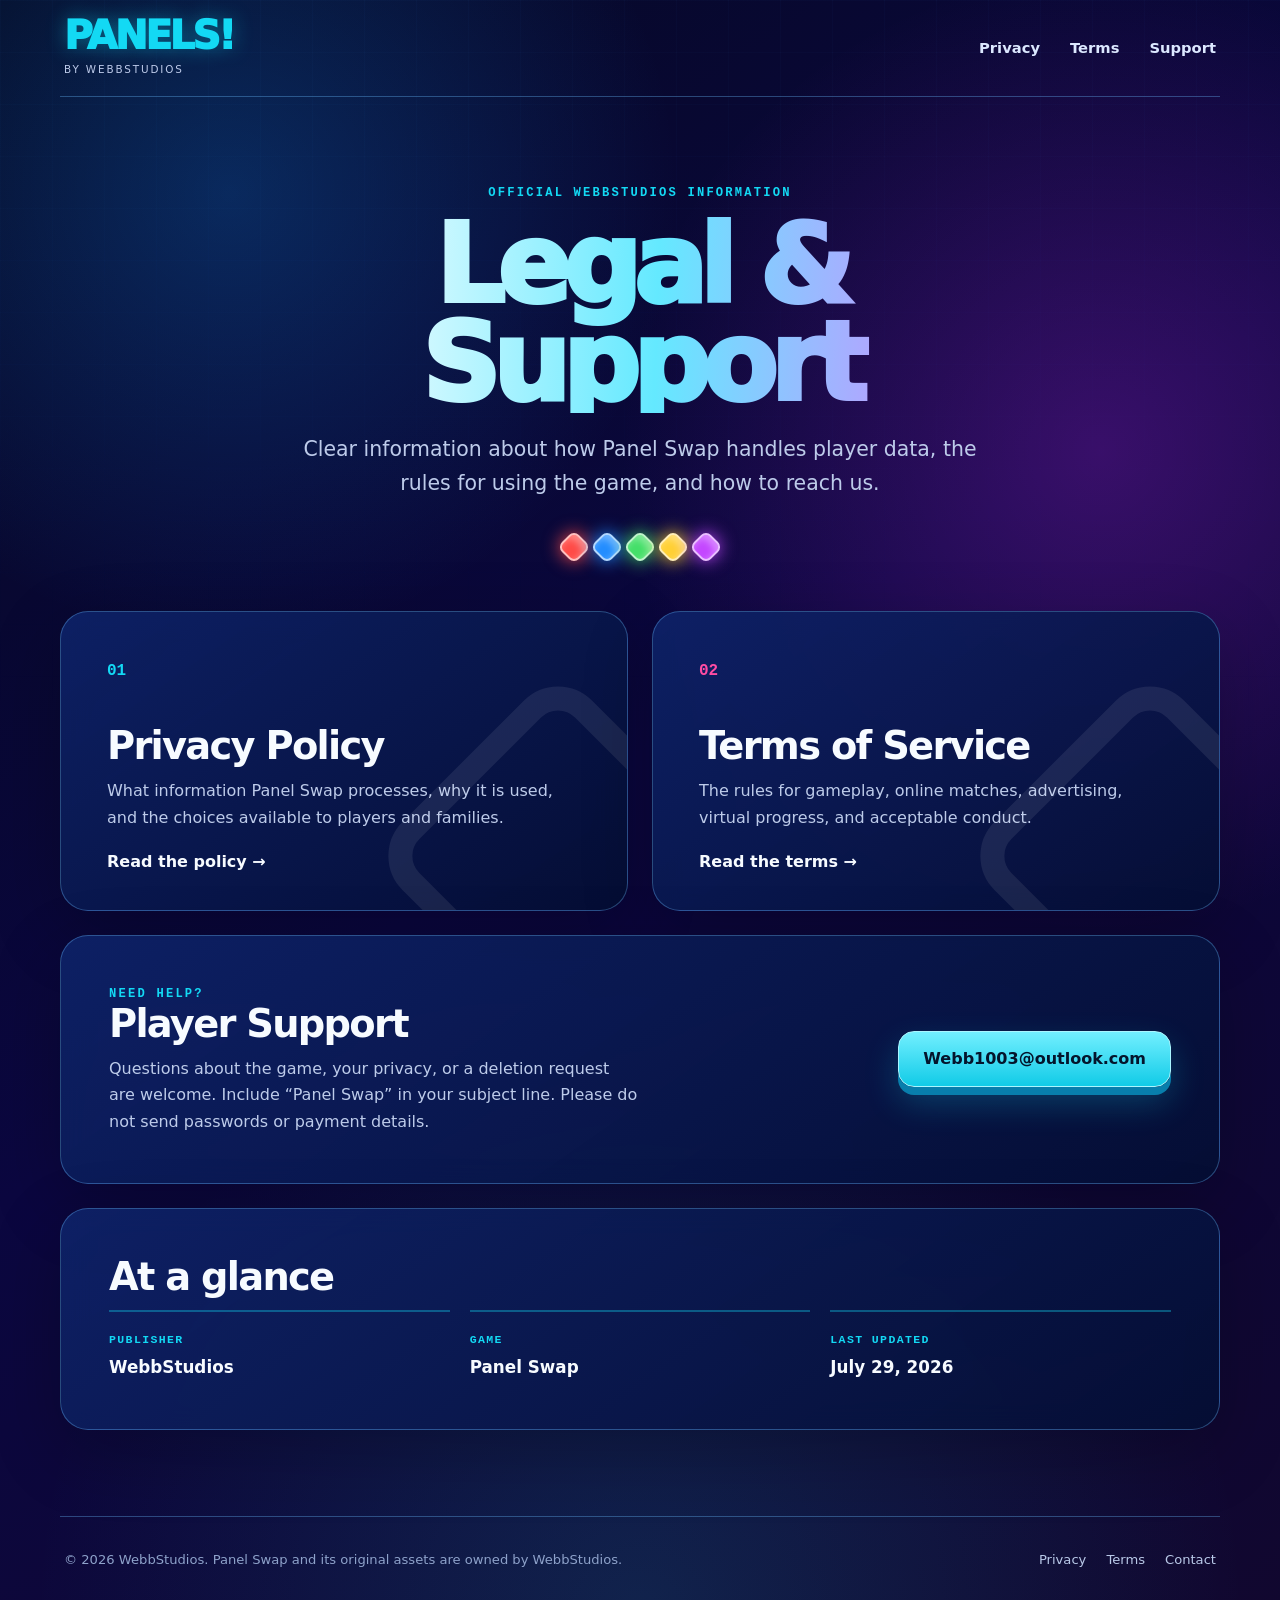
<file: index.html>
<!doctype html>
<html lang="en">
  <head>
    <meta charset="utf-8">
    <meta name="viewport" content="width=device-width, initial-scale=1">
    <title>Panel Swap Legal &amp; Support</title>
    <meta name="description" content="Official privacy policy, terms of service, and player support for Panel Swap by WebbStudios.">
    <link rel="canonical" href="https://webb1003.github.io/panel-swap-legal/">
    <meta property="og:title" content="Panel Swap Legal &amp; Support">
    <meta property="og:description" content="Privacy, terms, and player support for Panel Swap by WebbStudios.">
    <meta property="og:image" content="https://webb1003.github.io/panel-swap-legal/assets/panel-swap-legal.png">
    <meta property="og:url" content="https://webb1003.github.io/panel-swap-legal/">
    <meta property="og:type" content="website">
    <link rel="stylesheet" href="./assets/styles.css">
  </head>
  <body>
    <div class="shell">
      <header class="site-header">
        <a class="brand" href="./" aria-label="Panel Swap legal home">
          <strong>PANELS!</strong>
          <small>by WebbStudios</small>
        </a>
        <nav aria-label="Legal navigation">
          <a href="./privacy.html">Privacy</a>
          <a href="./terms.html">Terms</a>
          <a href="#support">Support</a>
        </nav>
      </header>

      <main>
        <section class="hero">
          <div class="eyebrow">Official WebbStudios information</div>
          <h1>Legal &amp; Support</h1>
          <p class="hero-copy">
            Clear information about how Panel Swap handles player data, the
            rules for using the game, and how to reach us.
          </p>
          <div class="gem-row" aria-hidden="true">
            <span class="gem red"></span>
            <span class="gem blue"></span>
            <span class="gem green"></span>
            <span class="gem yellow"></span>
            <span class="gem purple"></span>
          </div>
        </section>

        <section class="card-grid" aria-label="Legal documents">
          <a class="route-card cyan-card" href="./privacy.html">
            <span class="card-number">01</span>
            <h2>Privacy Policy</h2>
            <p>What information Panel Swap processes, why it is used, and the choices available to players and families.</p>
            <span class="card-action">Read the policy →</span>
          </a>

          <a class="route-card magenta-card" href="./terms.html">
            <span class="card-number">02</span>
            <h2>Terms of Service</h2>
            <p>The rules for gameplay, online matches, advertising, virtual progress, and acceptable conduct.</p>
            <span class="card-action">Read the terms →</span>
          </a>
        </section>

        <section class="support-panel" id="support">
          <div>
            <div class="eyebrow">Need help?</div>
            <h2>Player Support</h2>
            <p>
              Questions about the game, your privacy, or a deletion request are
              welcome. Include “Panel Swap” in your subject line. Please do not
              send passwords or payment details.
            </p>
          </div>
          <a class="contact-button" href="mailto:Webb1003@outlook.com">Webb1003@outlook.com</a>
        </section>

        <section class="quick-facts">
          <h2>At a glance</h2>
          <div class="facts">
            <div><strong>Publisher</strong><span>WebbStudios</span></div>
            <div><strong>Game</strong><span>Panel Swap</span></div>
            <div><strong>Last updated</strong><span>July 29, 2026</span></div>
          </div>
        </section>
      </main>

      <footer>
        <p>© 2026 WebbStudios. Panel Swap and its original assets are owned by WebbStudios.</p>
        <div>
          <a href="./privacy.html">Privacy</a>
          <a href="./terms.html">Terms</a>
          <a href="mailto:Webb1003@outlook.com">Contact</a>
        </div>
      </footer>
    </div>
  </body>
</html>
</file>
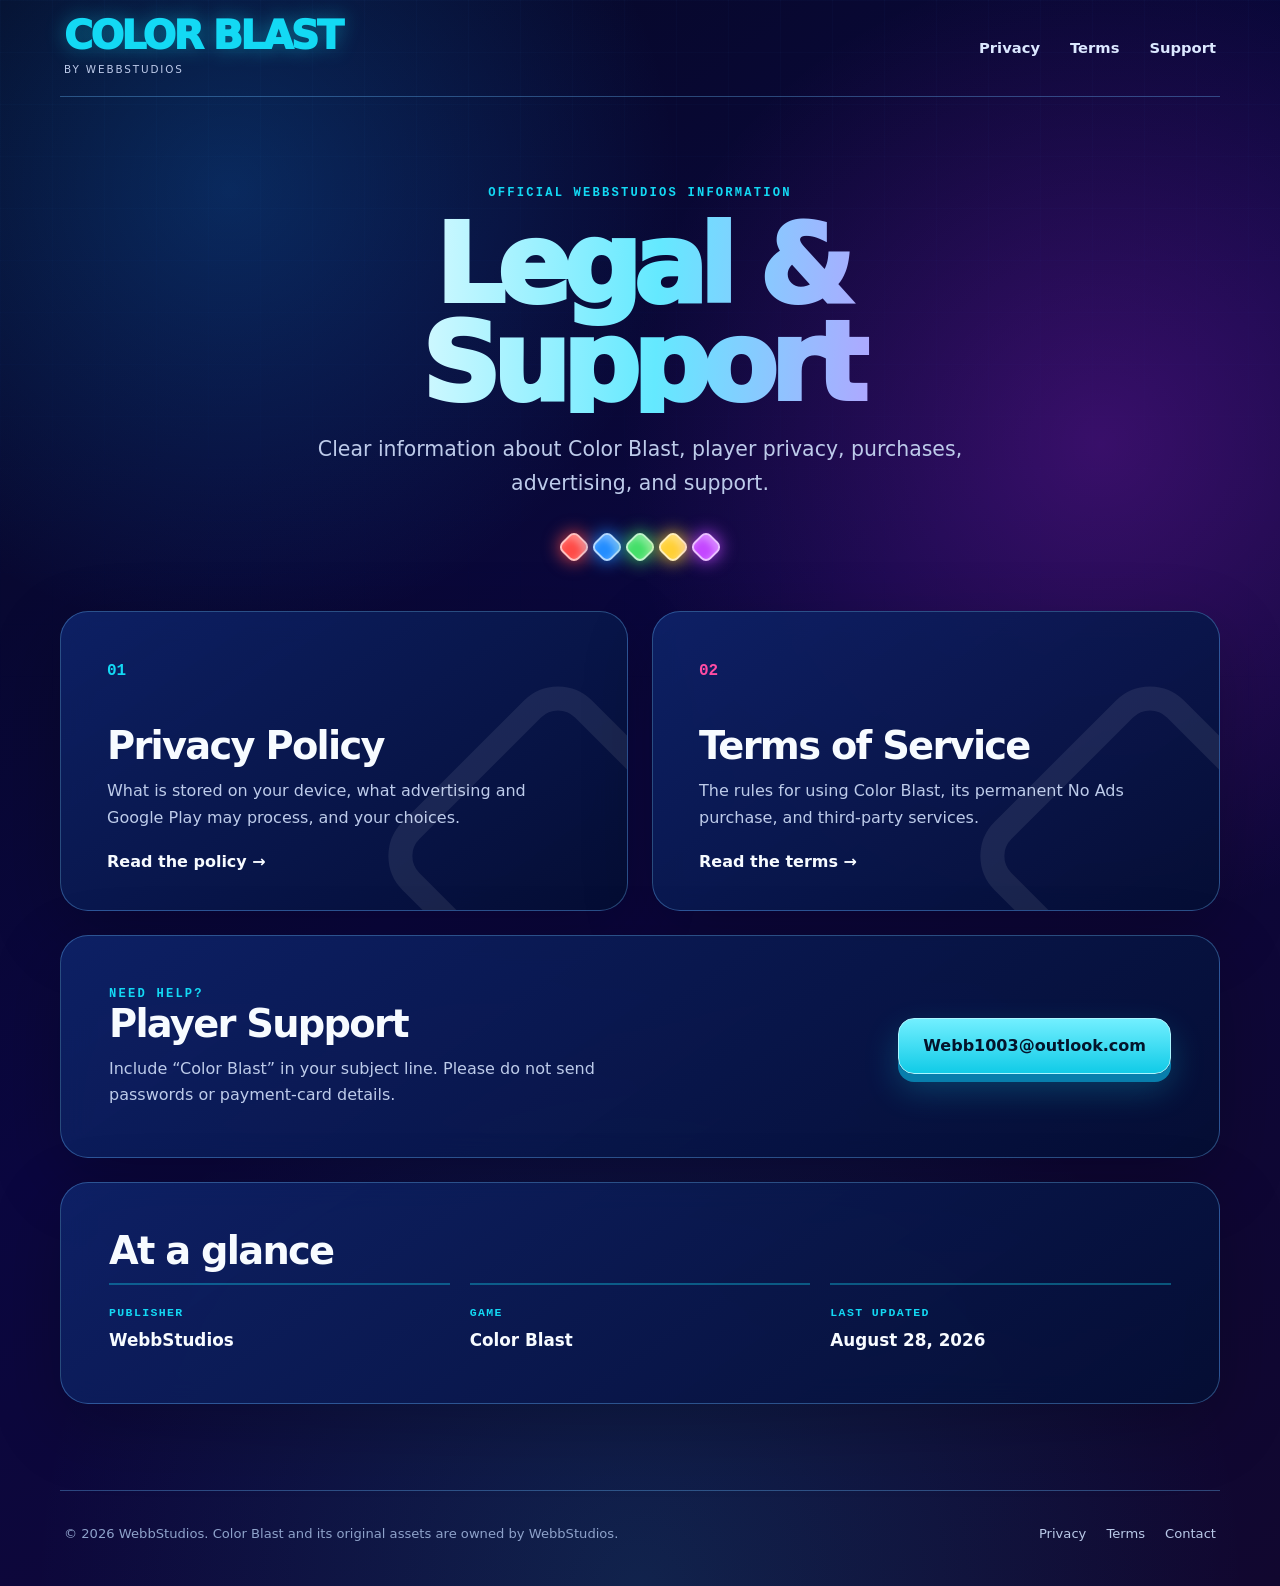
<file: color-blast/index.html>
<!doctype html>
<html lang="en">
  <head>
    <meta charset="utf-8">
    <meta name="viewport" content="width=device-width, initial-scale=1">
    <title>Color Blast Legal &amp; Support</title>
    <meta name="description" content="Official privacy policy, terms, and player support for Color Blast by WebbStudios.">
    <link rel="canonical" href="https://webb1003.github.io/panel-swap-legal/color-blast/">
    <meta property="og:title" content="Color Blast Legal &amp; Support">
    <meta property="og:description" content="Privacy, terms, and player support for Color Blast by WebbStudios.">
    <meta property="og:url" content="https://webb1003.github.io/panel-swap-legal/color-blast/">
    <meta property="og:type" content="website">
    <link rel="stylesheet" href="../assets/styles.css">
  </head>
  <body>
    <div class="shell">
      <header class="site-header">
        <a class="brand" href="./" aria-label="Color Blast legal home">
          <strong>COLOR BLAST</strong>
          <small>by WebbStudios</small>
        </a>
        <nav aria-label="Legal navigation">
          <a href="./privacy.html">Privacy</a>
          <a href="./terms.html">Terms</a>
          <a href="#support">Support</a>
        </nav>
      </header>

      <main>
        <section class="hero">
          <div class="eyebrow">Official WebbStudios information</div>
          <h1>Legal &amp; Support</h1>
          <p class="hero-copy">Clear information about Color Blast, player privacy, purchases, advertising, and support.</p>
          <div class="gem-row" aria-hidden="true">
            <span class="gem red"></span><span class="gem blue"></span><span class="gem green"></span>
            <span class="gem yellow"></span><span class="gem purple"></span>
          </div>
        </section>

        <section class="card-grid" aria-label="Legal documents">
          <a class="route-card cyan-card" href="./privacy.html">
            <span class="card-number">01</span>
            <h2>Privacy Policy</h2>
            <p>What is stored on your device, what advertising and Google Play may process, and your choices.</p>
            <span class="card-action">Read the policy →</span>
          </a>
          <a class="route-card magenta-card" href="./terms.html">
            <span class="card-number">02</span>
            <h2>Terms of Service</h2>
            <p>The rules for using Color Blast, its permanent No Ads purchase, and third-party services.</p>
            <span class="card-action">Read the terms →</span>
          </a>
        </section>

        <section class="support-panel" id="support">
          <div>
            <div class="eyebrow">Need help?</div>
            <h2>Player Support</h2>
            <p>Include “Color Blast” in your subject line. Please do not send passwords or payment-card details.</p>
          </div>
          <a class="contact-button" href="mailto:Webb1003@outlook.com">Webb1003@outlook.com</a>
        </section>

        <section class="quick-facts">
          <h2>At a glance</h2>
          <div class="facts">
            <div><strong>Publisher</strong><span>WebbStudios</span></div>
            <div><strong>Game</strong><span>Color Blast</span></div>
            <div><strong>Last updated</strong><span>August 28, 2026</span></div>
          </div>
        </section>
      </main>

      <footer>
        <p>© 2026 WebbStudios. Color Blast and its original assets are owned by WebbStudios.</p>
        <div><a href="./privacy.html">Privacy</a> <a href="./terms.html">Terms</a> <a href="mailto:Webb1003@outlook.com">Contact</a></div>
      </footer>
    </div>
  </body>
</html>
</file>
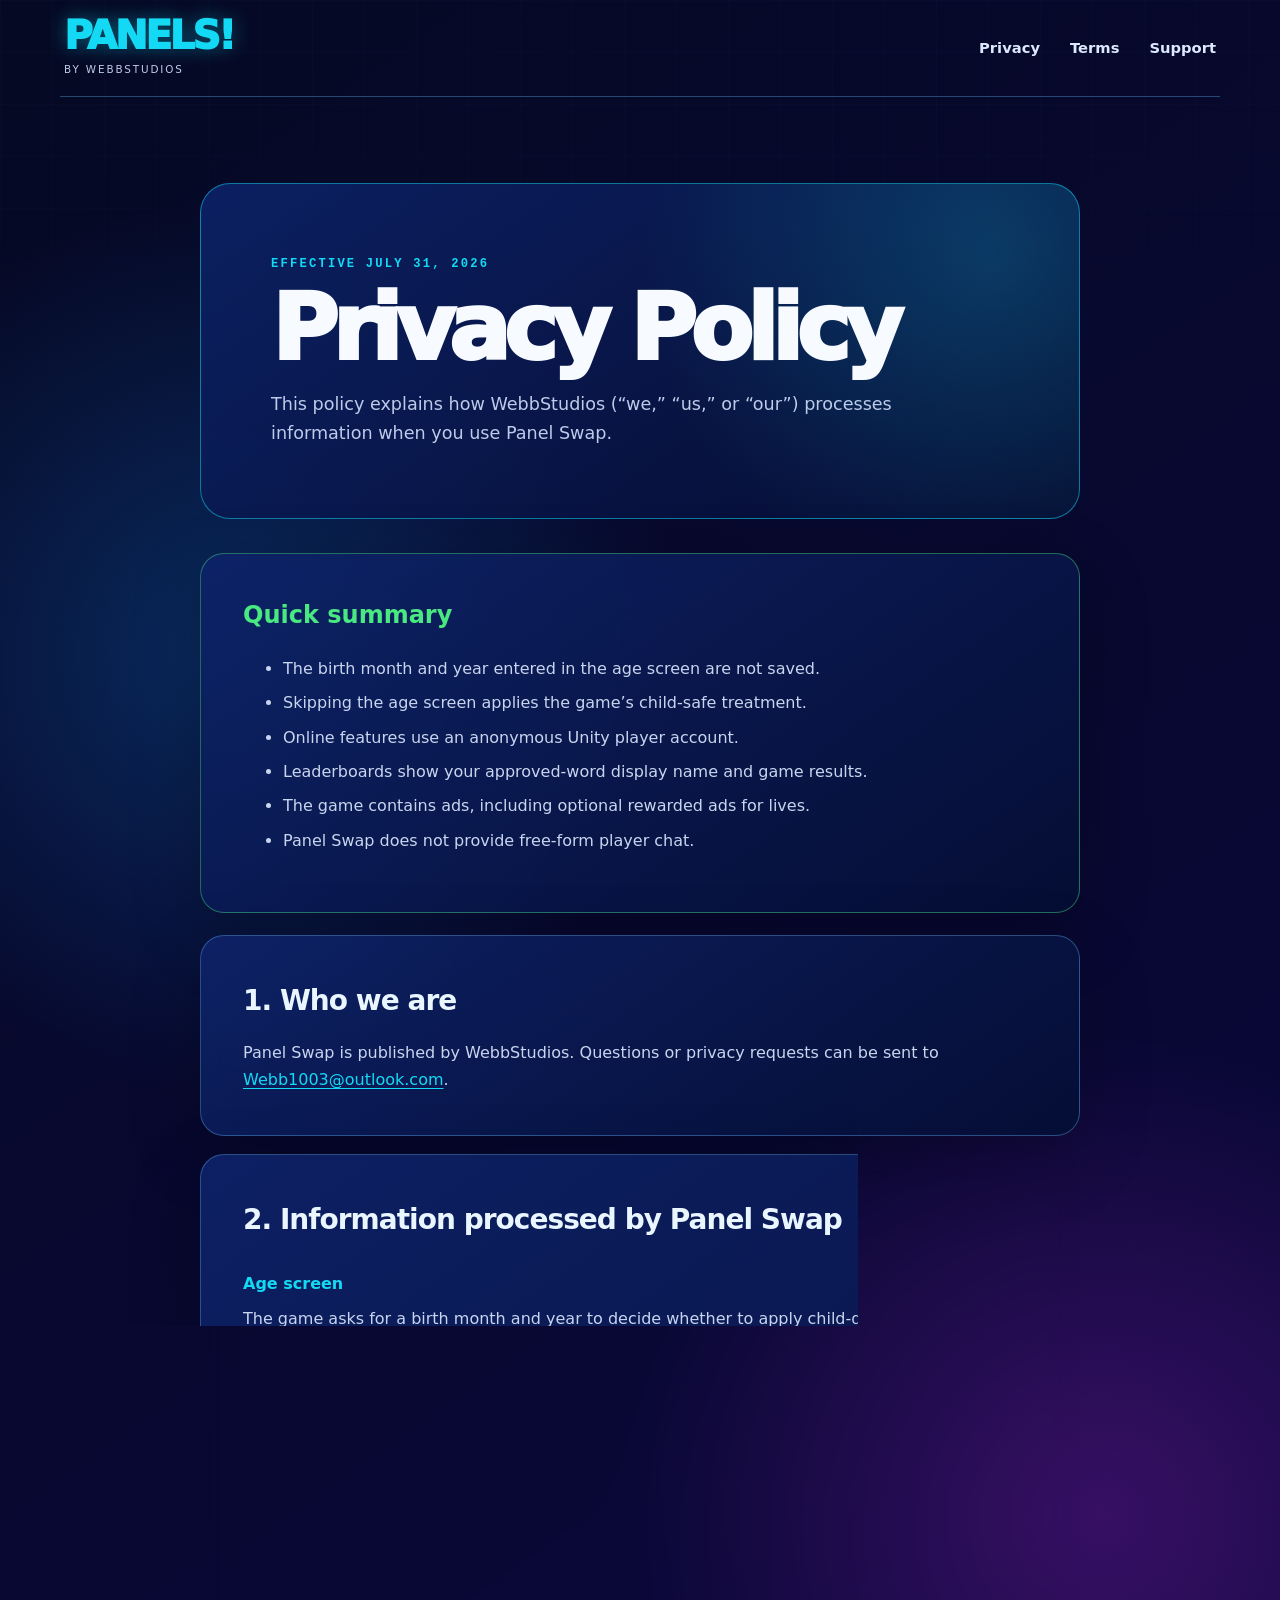
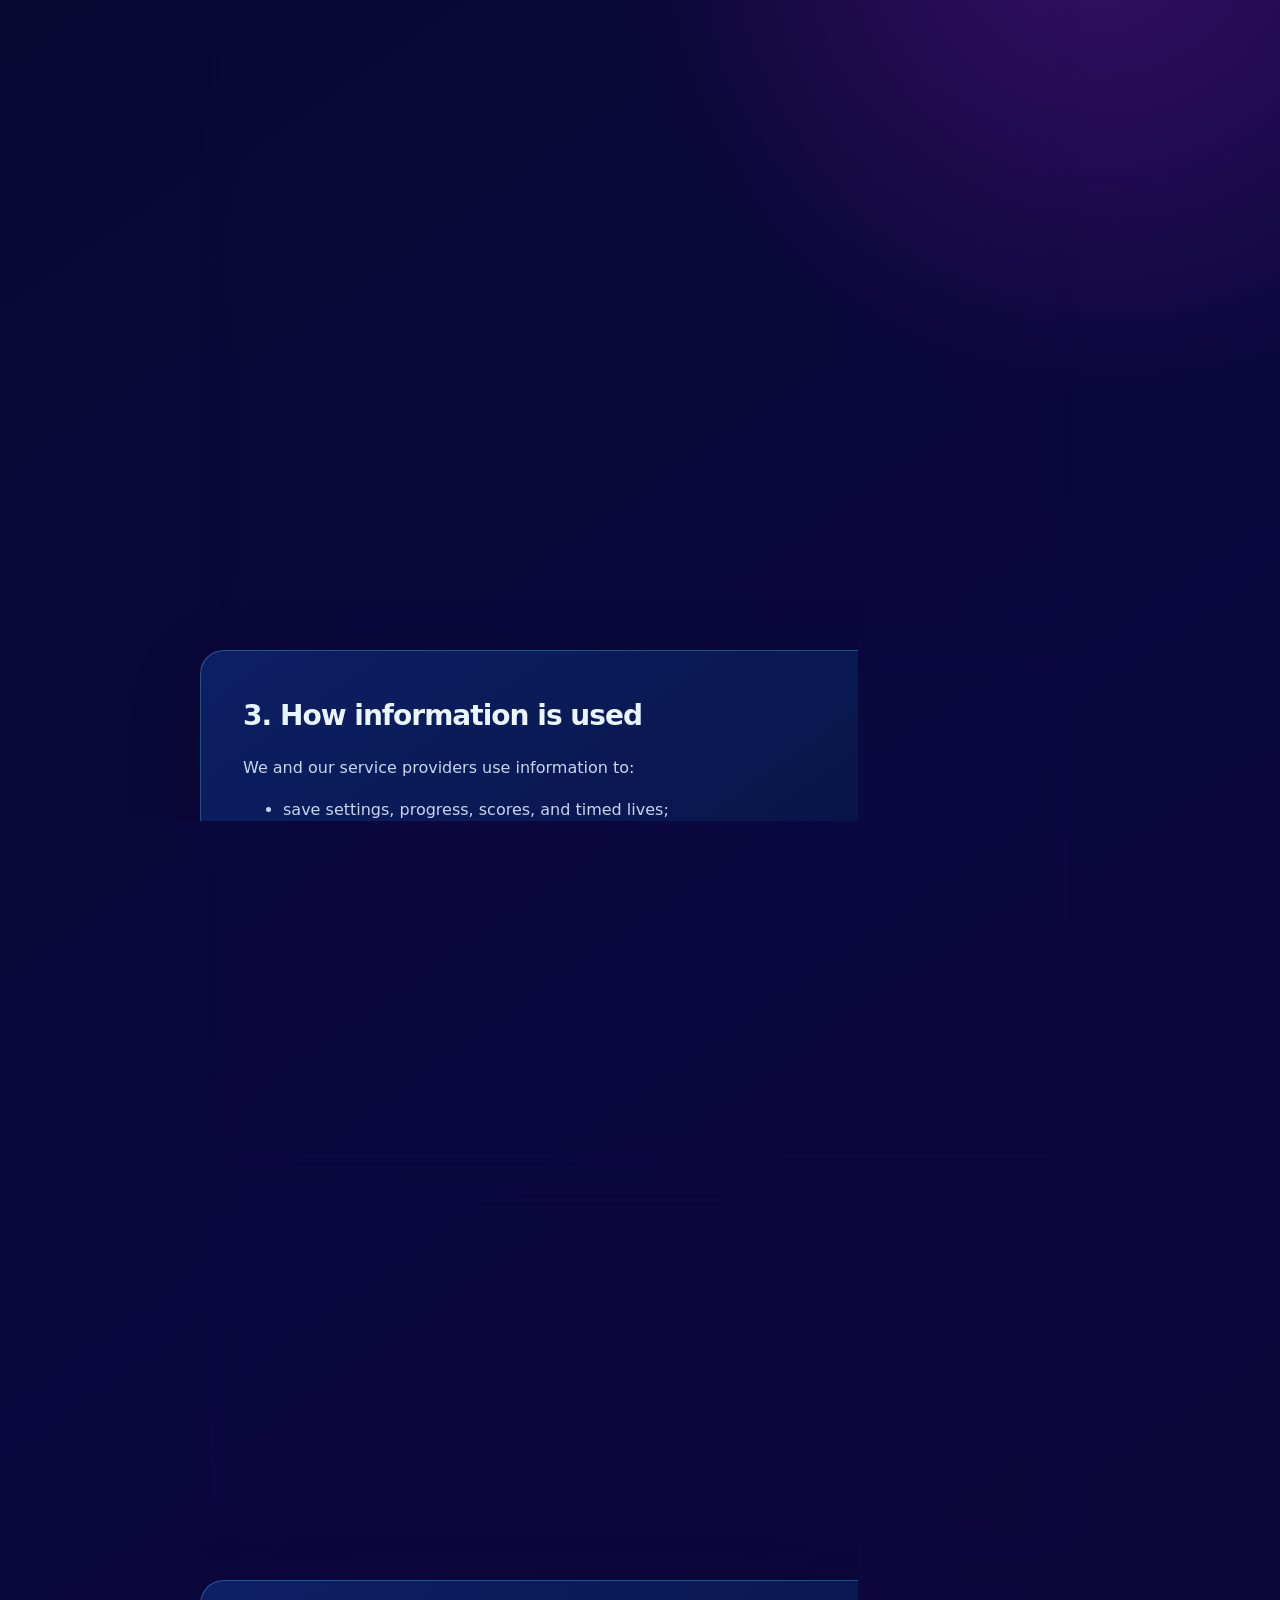
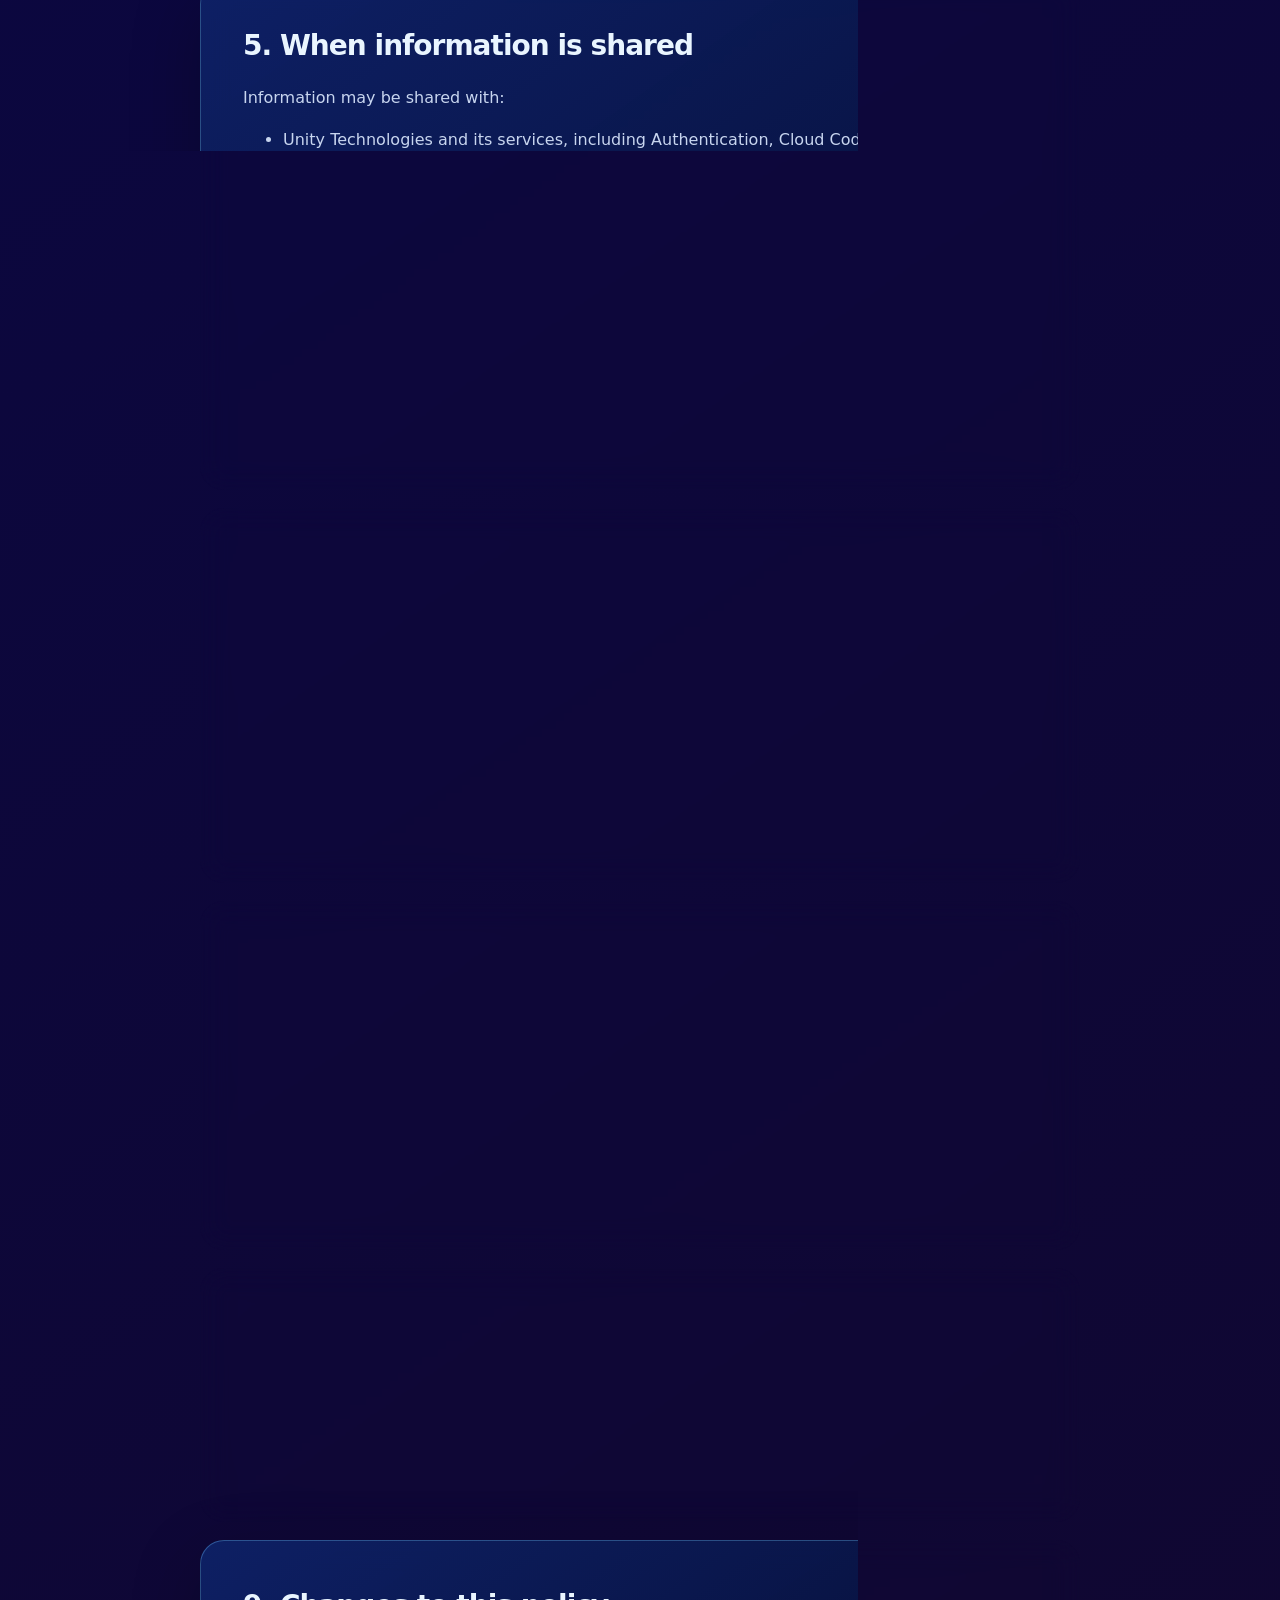
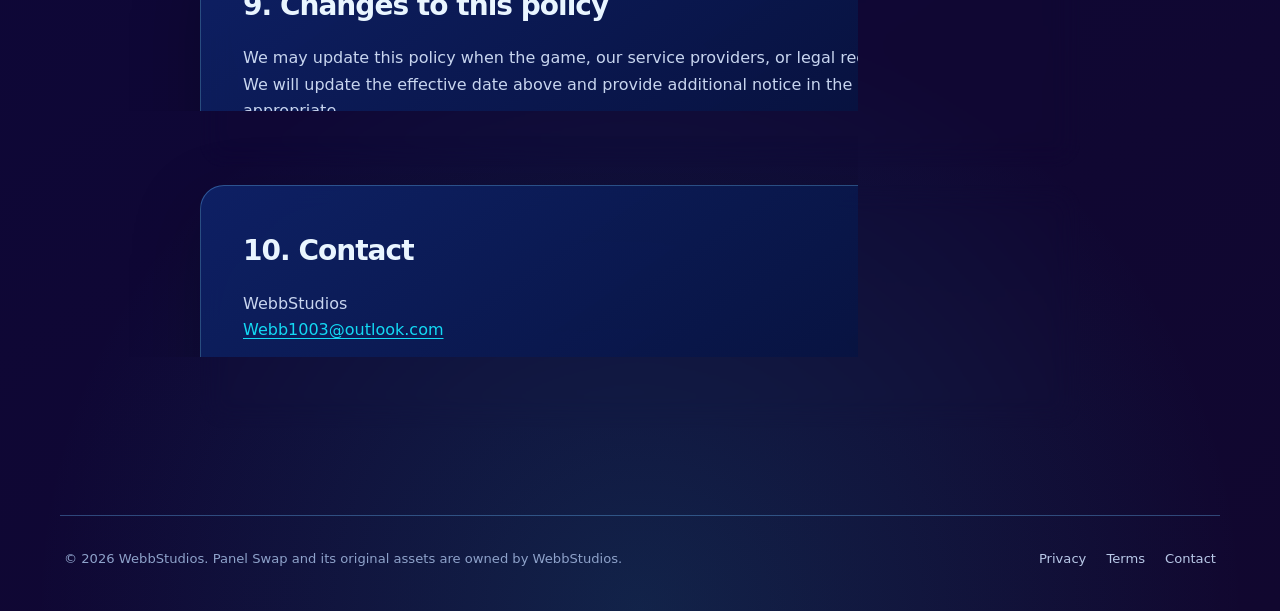
<file: privacy.html>
<!doctype html>
<html lang="en">
  <head>
    <meta charset="utf-8">
    <meta name="viewport" content="width=device-width, initial-scale=1">
    <title>Privacy Policy | Panel Swap</title>
    <meta name="description" content="Privacy Policy for Panel Swap by WebbStudios.">
    <link rel="canonical" href="https://webb1003.github.io/panel-swap-legal/privacy.html">
    <meta property="og:title" content="Panel Swap Privacy Policy">
    <meta property="og:description" content="How Panel Swap processes player information and protects mixed audiences.">
    <meta property="og:image" content="https://webb1003.github.io/panel-swap-legal/assets/panel-swap-legal.png">
    <meta property="og:url" content="https://webb1003.github.io/panel-swap-legal/privacy.html">
    <meta property="og:type" content="article">
    <link rel="stylesheet" href="./assets/styles.css">
  </head>
  <body>
    <div class="shell">
      <header class="site-header">
        <a class="brand" href="./" aria-label="Panel Swap legal home">
          <strong>PANELS!</strong>
          <small>by WebbStudios</small>
        </a>
        <nav aria-label="Legal navigation">
          <a href="./privacy.html">Privacy</a>
          <a href="./terms.html">Terms</a>
          <a href="./#support">Support</a>
        </nav>
      </header>

      <main class="document">
        <header class="document-header">
          <div class="eyebrow">Effective July 31, 2026</div>
          <h1>Privacy Policy</h1>
          <p>This policy explains how WebbStudios (“we,” “us,” or “our”) processes information when you use Panel Swap.</p>
        </header>

        <aside class="summary-box">
          <h2>Quick summary</h2>
          <ul>
            <li>The birth month and year entered in the age screen are not saved.</li>
            <li>Skipping the age screen applies the game’s child-safe treatment.</li>
            <li>Online features use an anonymous Unity player account.</li>
            <li>Leaderboards show your approved-word display name and game results.</li>
            <li>The game contains ads, including optional rewarded ads for lives.</li>
            <li>Panel Swap does not provide free-form player chat.</li>
          </ul>
        </aside>

        <article class="policy">
          <section>
            <h2>1. Who we are</h2>
            <p>
              Panel Swap is published by WebbStudios. Questions or privacy requests
              can be sent to <a href="mailto:Webb1003@outlook.com">Webb1003@outlook.com</a>.
            </p>
          </section>

          <section>
            <h2>2. Information processed by Panel Swap</h2>
            <h3>Age screen</h3>
            <p>
              The game asks for a birth month and year to decide whether to apply
              child-directed treatment. The entered month and year are used for
              that decision and are not stored. The game stores only the resulting
              age category on the device. If the screen is skipped or the age
              cannot be determined, child-safe treatment is applied by default.
            </p>

            <h3>Game and device storage</h3>
            <p>
              Panel Swap stores settings and progress on your device. This may
              include your approved-word player name, badge choice, profile level
              and experience, scores, wins, stage progress, audio and accessibility
              preferences, lives, and life-restoration times.
            </p>

            <h3>Online identity, matchmaking, and leaderboards</h3>
            <p>
              When you use online features, Unity Authentication creates or restores
              an anonymous player identifier and session credentials. Matchmaking
              and relay services process session and connection information needed
              to find an opponent and run a match. Your opponent may see your
              approved-word display name, profile level, and badge. Leaderboards
              may publicly display your approved-word display name together with
              scores, wins, stages, profile level, and badge information.
            </p>

            <h3>Advertising and technical information</h3>
            <p>
              Panel Swap uses Unity LevelPlay and participating ad networks to
              provide interstitial ads after eligible versus matches and optional
              rewarded ads that can refill lives. These providers may process
              device, advertising, IP address, approximate location derived from
              IP, network, diagnostic, and ad-interaction information to deliver,
              limit, measure, prevent fraud, and report on ads. The exact information
              depends on the device, region, consent choices, and ad network that
              serves an ad.
            </p>

            <h3>Purchases and Ad-Free access</h3>
            <p>
              Google Play processes purchases of permanent Ad-Free access. We do
              not receive your full payment-card details. The game and its service
              providers may receive and store the product identifier, purchase and
              restoration status, transaction or order identifiers, entitlement
              source, and limited fraud-prevention information. Unity Cloud Code
              and Cloud Save store permanent or time-limited Ad-Free entitlement
              records and one-use redemption-code claims for the anonymous Unity
              player account.
            </p>
          </section>

          <section>
            <h2>3. How information is used</h2>
            <p>We and our service providers use information to:</p>
            <ul>
              <li>save settings, progress, scores, and timed lives;</li>
              <li>authenticate players and provide matchmaking, relay, and leaderboards;</li>
              <li>operate, secure, troubleshoot, and improve the game;</li>
              <li>display, measure, and prevent fraud involving advertisements;</li>
              <li>process, restore, secure, and support Ad-Free entitlements;</li>
              <li>apply age-appropriate advertising and privacy settings; and</li>
              <li>respond to support, safety, legal, and privacy requests.</li>
            </ul>
            <p>
              Depending on where you live, these activities may rely on performance
              of our agreement with you, our legitimate interests in operating and
              securing the game, consent where required, or compliance with legal
              obligations.
            </p>
          </section>

          <section>
            <h2>4. Children and mixed audiences</h2>
            <p>
              Panel Swap is designed for a mixed audience. The neutral age screen
              determines whether child-directed treatment applies. For players
              identified as children—and for players whose age is unknown—the game
              sends child-directed and device-identifier opt-out signals before
              advertising services initialize and requests contextual,
              family-appropriate ad treatment. We do not intentionally enable
              free-form chat or ask children to provide a real name, email address,
              or account password in the game.
            </p>
            <p>
              A parent or guardian who believes a child has provided personal
              information can contact us so we can investigate and take appropriate
              action.
            </p>
          </section>

          <section>
            <h2>5. When information is shared</h2>
            <p>Information may be shared with:</p>
            <ul>
              <li>Unity Technologies and its services, including Authentication, Cloud Code, Cloud Save, Leaderboards, Multiplayer Sessions, Relay, and LevelPlay;</li>
              <li>Google Play for purchase processing, restoration, refunds, and fraud prevention;</li>
              <li>ad networks participating in LevelPlay mediation;</li>
              <li>vendors that help provide hosting, security, support, and diagnostics;</li>
              <li>other players, only for the profile and gameplay information described above; and</li>
              <li>authorities or other parties when reasonably necessary to comply with law, protect users, or defend legal rights.</li>
            </ul>
            <p>
              Third-party services process information under their own terms and
              privacy notices. See the
              <a href="https://unity.com/legal/privacy-policy">Unity Privacy Policy</a>
              and
              <a href="https://unity.com/legal/game-player-and-app-user-privacy-policy">Unity Game Player and App User Privacy Policy</a>.
            </p>
          </section>

          <section>
            <h2>6. Retention and deletion</h2>
            <p>
              Local settings and progress generally remain on the device until you
              reset the game, clear its storage, or uninstall it. Online player,
              leaderboard, session, entitlement, purchase-support, security, and advertising records are retained
              by us or our providers only as long as needed for the purposes
              described above, legal compliance, dispute resolution, fraud
              prevention, and service security. Retention periods can differ by
              record type and provider.
            </p>
            <p>
              Because online accounts are anonymous, we may need your Unity player
              identifier, display name, device details, or other verification
              information to locate a record. Some information may not be reasonably
              linkable to you, and some records may be retained where required or
              permitted by law.
            </p>
          </section>

          <section>
            <h2>7. Your choices and rights</h2>
            <p>
              You can change game preferences in Settings, avoid optional rewarded
              ads, and use operating-system privacy controls where available.
              Clearing app storage or uninstalling removes local game data, although
              it may not remove records held by online service providers.
            </p>
            <p>
              Depending on your location, you may have rights to access, correct,
              delete, restrict, or receive a copy of personal information, object
              to certain processing, withdraw consent, or appeal a decision. To make
              a request, email
              <a href="mailto:Webb1003@outlook.com">Webb1003@outlook.com</a>.
              You may also have the right to contact your local data-protection
              authority.
            </p>
          </section>

          <section>
            <h2>8. International processing and security</h2>
            <p>
              WebbStudios and its service providers may process information in
              countries other than where you live. Where required, appropriate
              safeguards are used for international transfers. We use reasonable
              administrative and technical measures designed to protect information,
              but no system can be guaranteed completely secure.
            </p>
          </section>

          <section>
            <h2>9. Changes to this policy</h2>
            <p>
              We may update this policy when the game, our service providers, or
              legal requirements change. We will update the effective date above
              and provide additional notice in the game when appropriate.
            </p>
          </section>

          <section>
            <h2>10. Contact</h2>
            <p>WebbStudios<br><a href="mailto:Webb1003@outlook.com">Webb1003@outlook.com</a></p>
            <p>For the game rules, see the <a href="./terms.html">Terms of Service</a>.</p>
          </section>
        </article>
      </main>

      <footer>
        <p>© 2026 WebbStudios. Panel Swap and its original assets are owned by WebbStudios.</p>
        <div>
          <a href="./privacy.html">Privacy</a>
          <a href="./terms.html">Terms</a>
          <a href="mailto:Webb1003@outlook.com">Contact</a>
        </div>
      </footer>
    </div>
  </body>
</html>
</file>
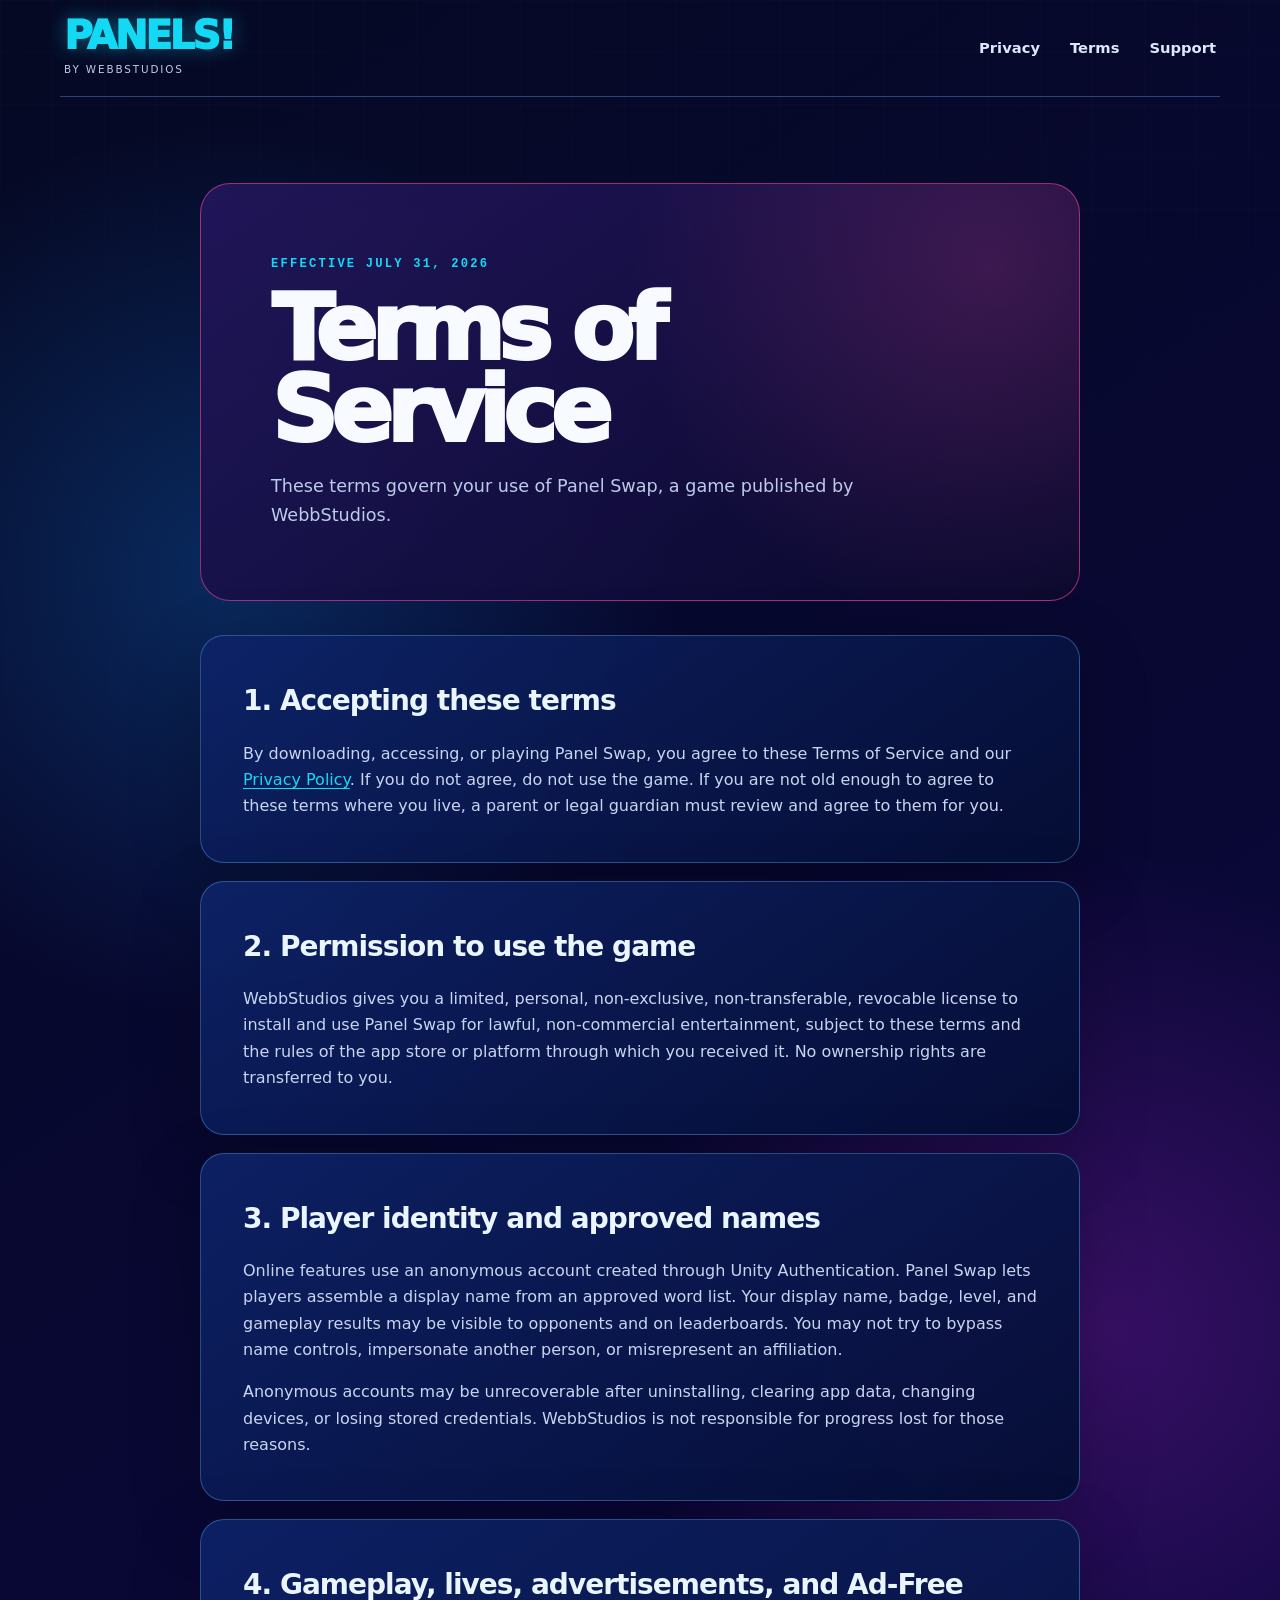
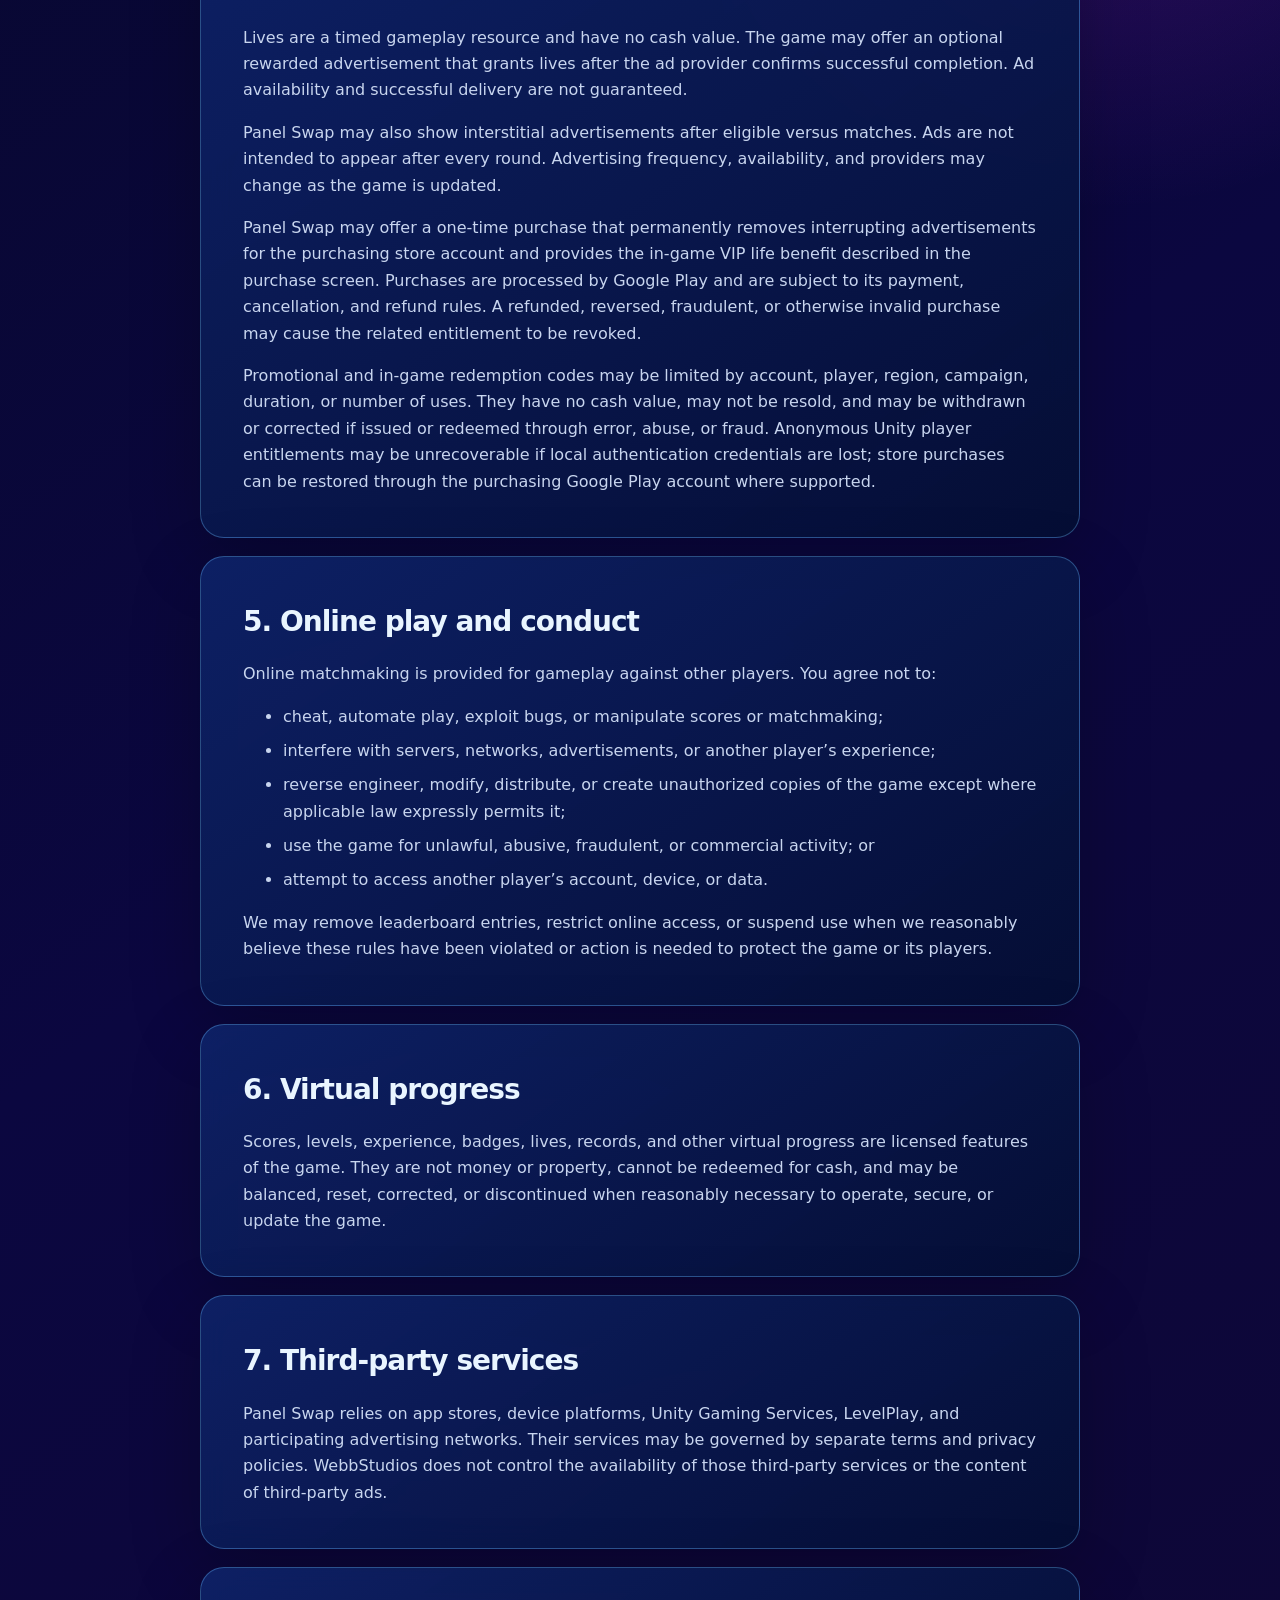
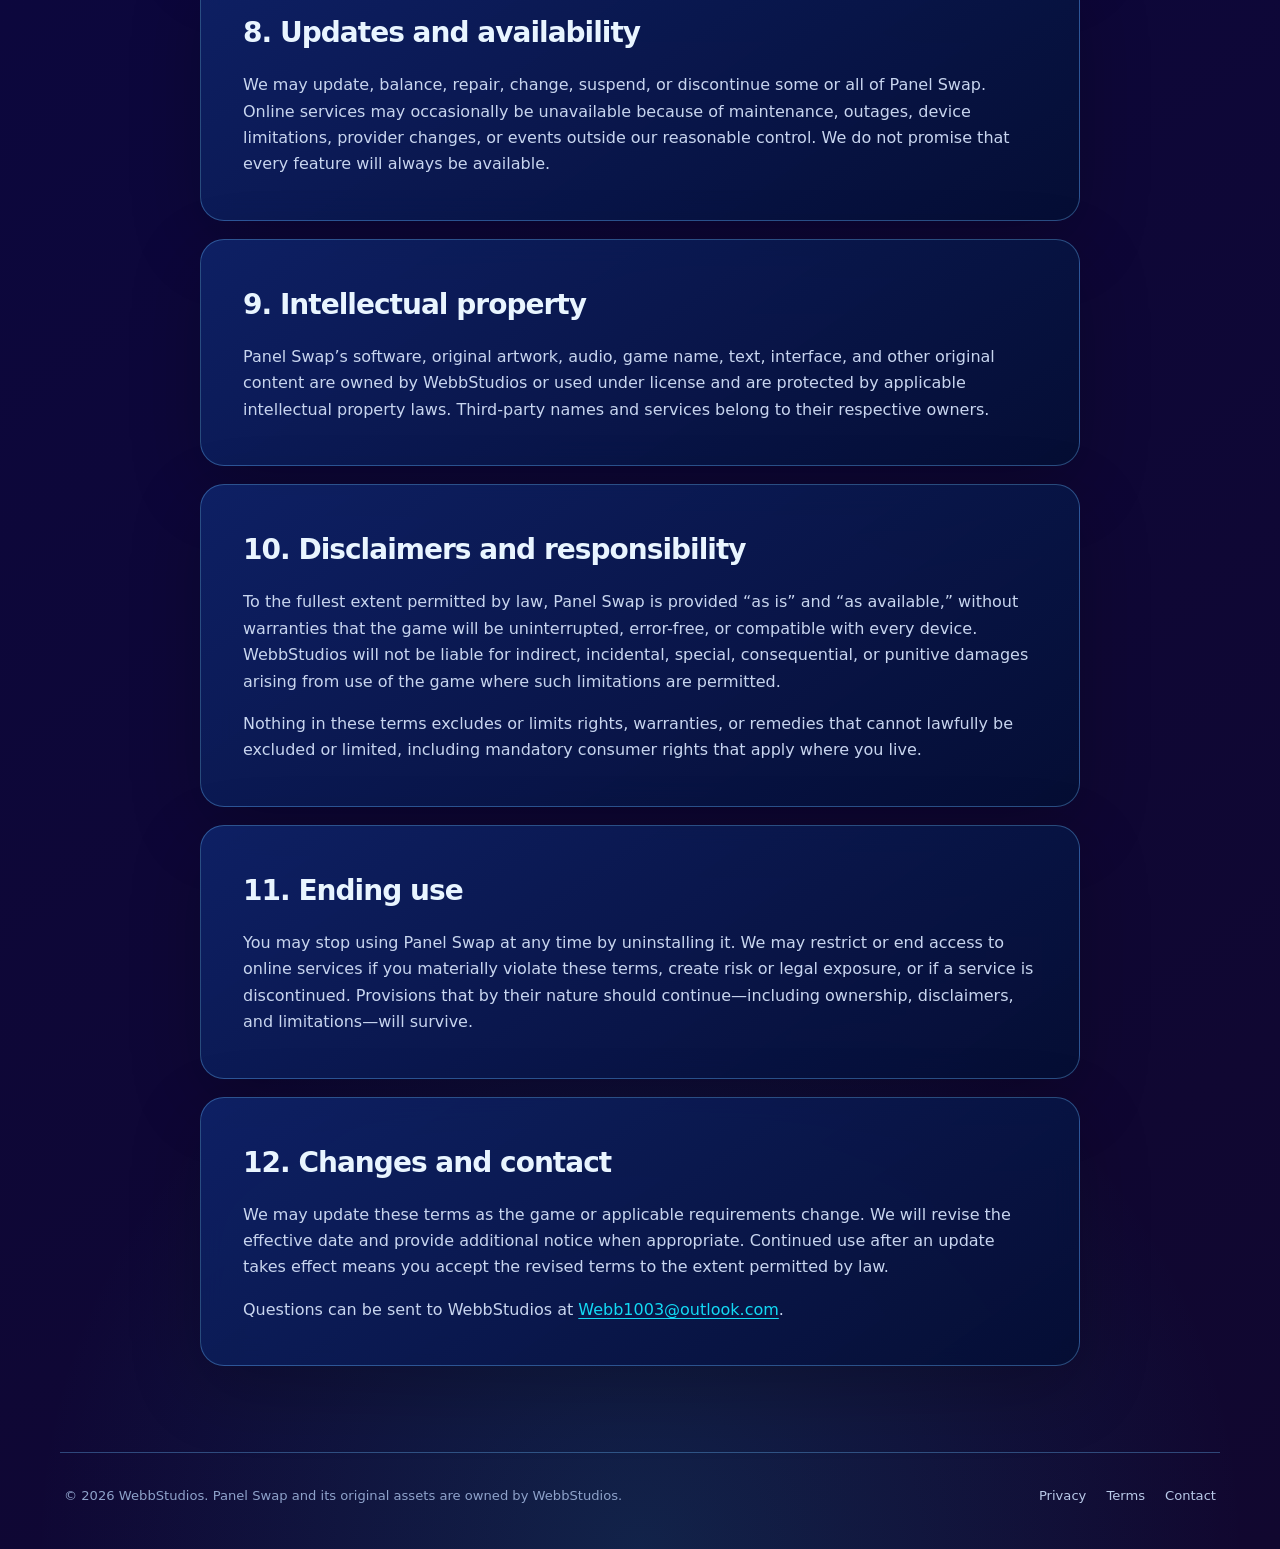
<file: terms.html>
<!doctype html>
<html lang="en">
  <head>
    <meta charset="utf-8">
    <meta name="viewport" content="width=device-width, initial-scale=1">
    <title>Terms of Service | Panel Swap</title>
    <meta name="description" content="Terms of Service for Panel Swap by WebbStudios.">
    <link rel="canonical" href="https://webb1003.github.io/panel-swap-legal/terms.html">
    <meta property="og:title" content="Panel Swap Terms of Service">
    <meta property="og:description" content="Official gameplay and service terms for Panel Swap by WebbStudios.">
    <meta property="og:image" content="https://webb1003.github.io/panel-swap-legal/assets/panel-swap-legal.png">
    <meta property="og:url" content="https://webb1003.github.io/panel-swap-legal/terms.html">
    <meta property="og:type" content="article">
    <link rel="stylesheet" href="./assets/styles.css">
  </head>
  <body>
    <div class="shell">
      <header class="site-header">
        <a class="brand" href="./" aria-label="Panel Swap legal home">
          <strong>PANELS!</strong>
          <small>by WebbStudios</small>
        </a>
        <nav aria-label="Legal navigation">
          <a href="./privacy.html">Privacy</a>
          <a href="./terms.html">Terms</a>
          <a href="./#support">Support</a>
        </nav>
      </header>

      <main class="document">
        <header class="document-header terms-header">
          <div class="eyebrow">Effective July 31, 2026</div>
          <h1>Terms of Service</h1>
          <p>These terms govern your use of Panel Swap, a game published by WebbStudios.</p>
        </header>

        <article class="policy">
          <section>
            <h2>1. Accepting these terms</h2>
            <p>
              By downloading, accessing, or playing Panel Swap, you agree to
              these Terms of Service and our <a href="./privacy.html">Privacy Policy</a>.
              If you do not agree, do not use the game. If you are not old enough
              to agree to these terms where you live, a parent or legal guardian
              must review and agree to them for you.
            </p>
          </section>

          <section>
            <h2>2. Permission to use the game</h2>
            <p>
              WebbStudios gives you a limited, personal, non-exclusive,
              non-transferable, revocable license to install and use Panel Swap
              for lawful, non-commercial entertainment, subject to these terms
              and the rules of the app store or platform through which you
              received it. No ownership rights are transferred to you.
            </p>
          </section>

          <section>
            <h2>3. Player identity and approved names</h2>
            <p>
              Online features use an anonymous account created through Unity
              Authentication. Panel Swap lets players assemble a display name
              from an approved word list. Your display name, badge, level, and
              gameplay results may be visible to opponents and on leaderboards.
              You may not try to bypass name controls, impersonate another person,
              or misrepresent an affiliation.
            </p>
            <p>
              Anonymous accounts may be unrecoverable after uninstalling, clearing
              app data, changing devices, or losing stored credentials. WebbStudios
              is not responsible for progress lost for those reasons.
            </p>
          </section>

          <section>
            <h2>4. Gameplay, lives, advertisements, and Ad-Free</h2>
            <p>
              Lives are a timed gameplay resource and have no cash value. The game
              may offer an optional rewarded advertisement that grants lives after
              the ad provider confirms successful completion. Ad availability and
              successful delivery are not guaranteed.
            </p>
            <p>
              Panel Swap may also show interstitial advertisements after eligible
              versus matches. Ads are not intended to appear after every round.
              Advertising frequency, availability, and providers may change as the
              game is updated.
            </p>
            <p>
              Panel Swap may offer a one-time purchase that permanently removes
              interrupting advertisements for the purchasing store account and
              provides the in-game VIP life benefit described in the purchase
              screen. Purchases are processed by Google Play and are subject to
              its payment, cancellation, and refund rules. A refunded, reversed,
              fraudulent, or otherwise invalid purchase may cause the related
              entitlement to be revoked.
            </p>
            <p>
              Promotional and in-game redemption codes may be limited by account,
              player, region, campaign, duration, or number of uses. They have no
              cash value, may not be resold, and may be withdrawn or corrected if
              issued or redeemed through error, abuse, or fraud. Anonymous Unity
              player entitlements may be unrecoverable if local authentication
              credentials are lost; store purchases can be restored through the
              purchasing Google Play account where supported.
            </p>
          </section>

          <section>
            <h2>5. Online play and conduct</h2>
            <p>Online matchmaking is provided for gameplay against other players. You agree not to:</p>
            <ul>
              <li>cheat, automate play, exploit bugs, or manipulate scores or matchmaking;</li>
              <li>interfere with servers, networks, advertisements, or another player’s experience;</li>
              <li>reverse engineer, modify, distribute, or create unauthorized copies of the game except where applicable law expressly permits it;</li>
              <li>use the game for unlawful, abusive, fraudulent, or commercial activity; or</li>
              <li>attempt to access another player’s account, device, or data.</li>
            </ul>
            <p>
              We may remove leaderboard entries, restrict online access, or suspend
              use when we reasonably believe these rules have been violated or
              action is needed to protect the game or its players.
            </p>
          </section>

          <section>
            <h2>6. Virtual progress</h2>
            <p>
              Scores, levels, experience, badges, lives, records, and other virtual
              progress are licensed features of the game. They are not money or
              property, cannot be redeemed for cash, and may be balanced, reset,
              corrected, or discontinued when reasonably necessary to operate,
              secure, or update the game.
            </p>
          </section>

          <section>
            <h2>7. Third-party services</h2>
            <p>
              Panel Swap relies on app stores, device platforms, Unity Gaming
              Services, LevelPlay, and participating advertising networks. Their
              services may be governed by separate terms and privacy policies.
              WebbStudios does not control the availability of those third-party
              services or the content of third-party ads.
            </p>
          </section>

          <section>
            <h2>8. Updates and availability</h2>
            <p>
              We may update, balance, repair, change, suspend, or discontinue some
              or all of Panel Swap. Online services may occasionally be unavailable
              because of maintenance, outages, device limitations, provider changes,
              or events outside our reasonable control. We do not promise that every
              feature will always be available.
            </p>
          </section>

          <section>
            <h2>9. Intellectual property</h2>
            <p>
              Panel Swap’s software, original artwork, audio, game name, text,
              interface, and other original content are owned by WebbStudios or used
              under license and are protected by applicable intellectual property
              laws. Third-party names and services belong to their respective owners.
            </p>
          </section>

          <section>
            <h2>10. Disclaimers and responsibility</h2>
            <p>
              To the fullest extent permitted by law, Panel Swap is provided
              “as is” and “as available,” without warranties that the game will be
              uninterrupted, error-free, or compatible with every device.
              WebbStudios will not be liable for indirect, incidental, special,
              consequential, or punitive damages arising from use of the game where
              such limitations are permitted.
            </p>
            <p>
              Nothing in these terms excludes or limits rights, warranties, or
              remedies that cannot lawfully be excluded or limited, including
              mandatory consumer rights that apply where you live.
            </p>
          </section>

          <section>
            <h2>11. Ending use</h2>
            <p>
              You may stop using Panel Swap at any time by uninstalling it. We may
              restrict or end access to online services if you materially violate
              these terms, create risk or legal exposure, or if a service is
              discontinued. Provisions that by their nature should continue—including
              ownership, disclaimers, and limitations—will survive.
            </p>
          </section>

          <section>
            <h2>12. Changes and contact</h2>
            <p>
              We may update these terms as the game or applicable requirements
              change. We will revise the effective date and provide additional
              notice when appropriate. Continued use after an update takes effect
              means you accept the revised terms to the extent permitted by law.
            </p>
            <p>
              Questions can be sent to WebbStudios at
              <a href="mailto:Webb1003@outlook.com">Webb1003@outlook.com</a>.
            </p>
          </section>
        </article>
      </main>

      <footer>
        <p>© 2026 WebbStudios. Panel Swap and its original assets are owned by WebbStudios.</p>
        <div>
          <a href="./privacy.html">Privacy</a>
          <a href="./terms.html">Terms</a>
          <a href="mailto:Webb1003@outlook.com">Contact</a>
        </div>
      </footer>
    </div>
  </body>
</html>
</file>
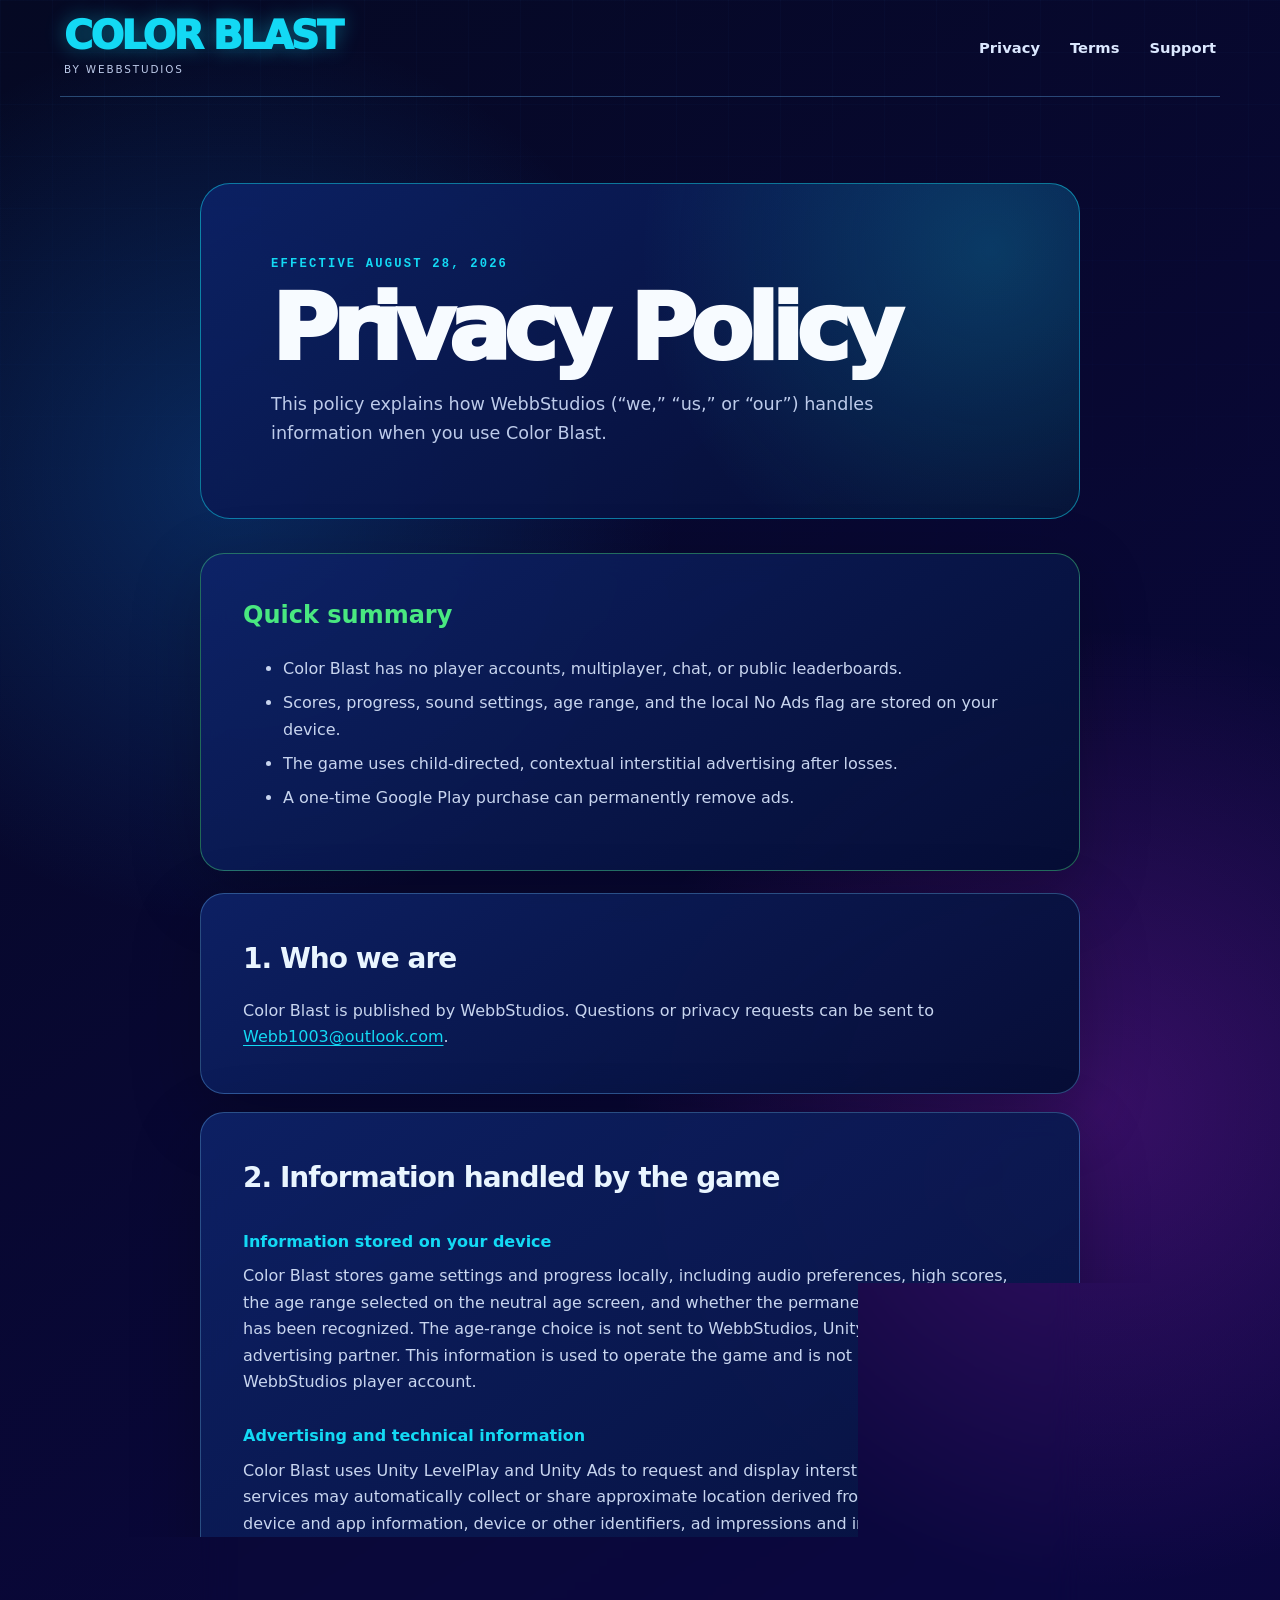
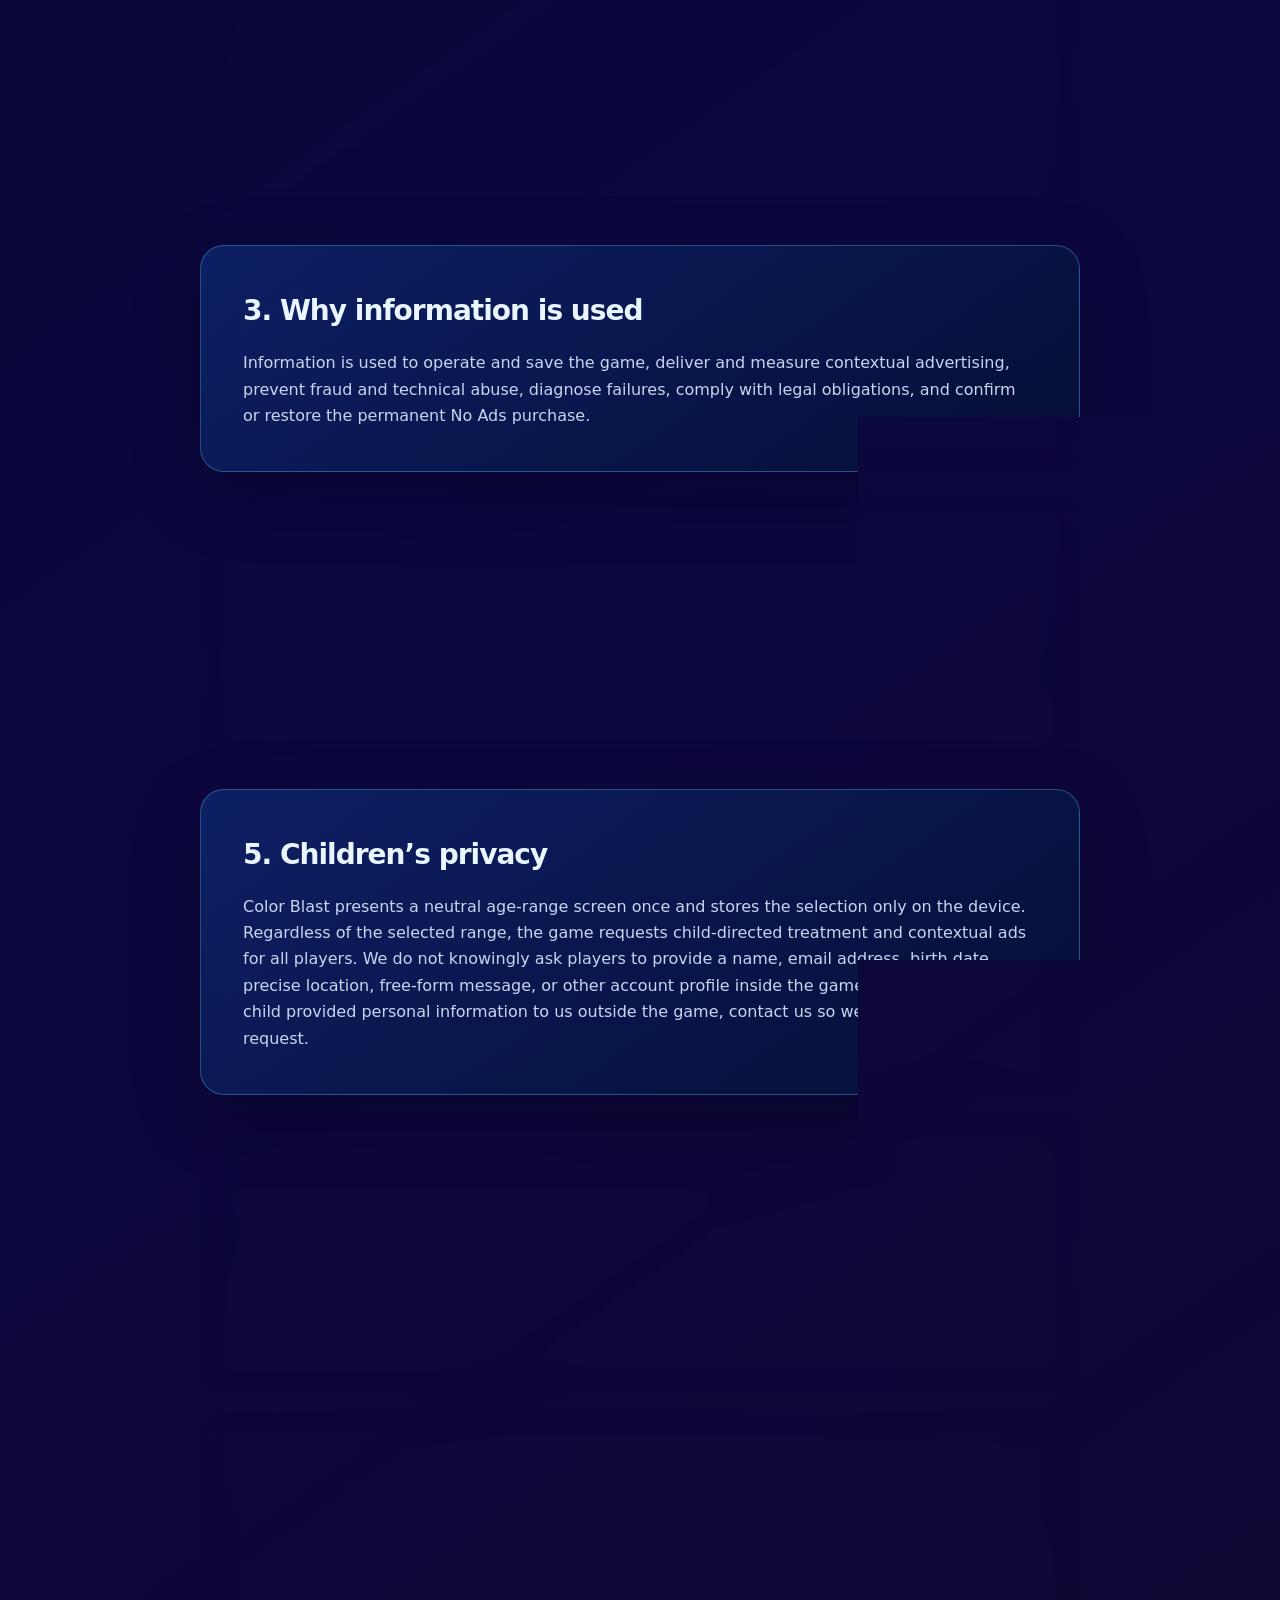
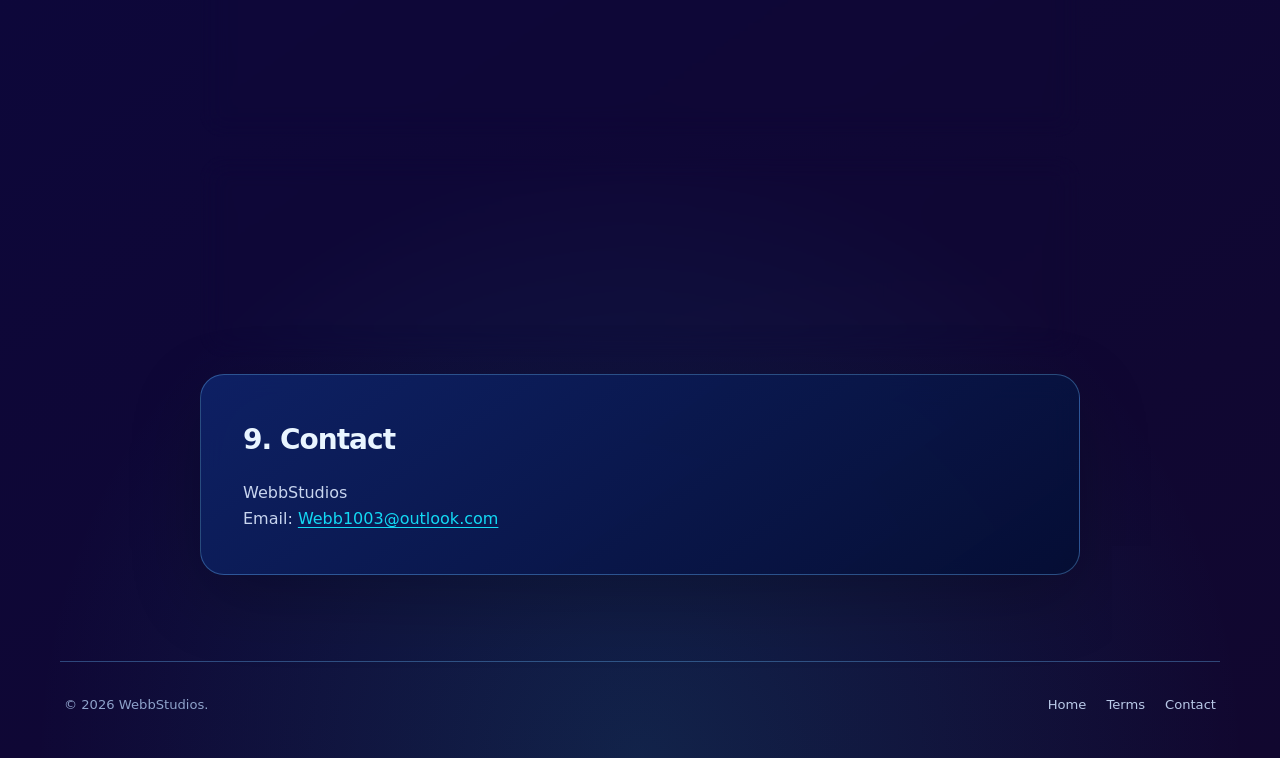
<file: color-blast/privacy.html>
<!doctype html>
<html lang="en">
  <head>
    <meta charset="utf-8">
    <meta name="viewport" content="width=device-width, initial-scale=1">
    <title>Privacy Policy | Color Blast</title>
    <meta name="description" content="Privacy Policy for Color Blast by WebbStudios.">
    <link rel="canonical" href="https://webb1003.github.io/panel-swap-legal/color-blast/privacy.html">
    <meta property="og:title" content="Color Blast Privacy Policy">
    <meta property="og:description" content="How Color Blast handles local game data, advertising, and purchases.">
    <meta property="og:url" content="https://webb1003.github.io/panel-swap-legal/color-blast/privacy.html">
    <meta property="og:type" content="article">
    <link rel="stylesheet" href="../assets/styles.css">
  </head>
  <body>
    <div class="shell">
      <header class="site-header">
        <a class="brand" href="./" aria-label="Color Blast legal home"><strong>COLOR BLAST</strong><small>by WebbStudios</small></a>
        <nav aria-label="Legal navigation"><a href="./privacy.html">Privacy</a><a href="./terms.html">Terms</a><a href="./#support">Support</a></nav>
      </header>

      <main class="document">
        <header class="document-header">
          <div class="eyebrow">Effective August 28, 2026</div>
          <h1>Privacy Policy</h1>
          <p>This policy explains how WebbStudios (“we,” “us,” or “our”) handles information when you use Color Blast.</p>
        </header>

        <aside class="summary-box">
          <h2>Quick summary</h2>
          <ul>
            <li>Color Blast has no player accounts, multiplayer, chat, or public leaderboards.</li>
            <li>Scores, progress, sound settings, age range, and the local No Ads flag are stored on your device.</li>
            <li>The game uses child-directed, contextual interstitial advertising after losses.</li>
            <li>A one-time Google Play purchase can permanently remove ads.</li>
          </ul>
        </aside>

        <article class="policy">
          <section>
            <h2>1. Who we are</h2>
            <p>Color Blast is published by WebbStudios. Questions or privacy requests can be sent to <a href="mailto:Webb1003@outlook.com">Webb1003@outlook.com</a>.</p>
          </section>

          <section>
            <h2>2. Information handled by the game</h2>
            <h3>Information stored on your device</h3>
            <p>Color Blast stores game settings and progress locally, including audio preferences, high scores, the age range selected on the neutral age screen, and whether the permanent No Ads entitlement has been recognized. The age-range choice is not sent to WebbStudios, Unity LevelPlay, or an advertising partner. This information is used to operate the game and is not used to create a WebbStudios player account.</p>
            <h3>Advertising and technical information</h3>
            <p>Color Blast uses Unity LevelPlay and Unity Ads to request and display interstitial ads. Those services may automatically collect or share approximate location derived from IP address, general device and app information, device or other identifiers, ad impressions and interactions, and diagnostic information for analytics, advertising, fraud prevention, security, and compliance. The game requests child-directed treatment, contextual rather than personalized ads, device-identifier opt-out, and California sale/sharing opt-out settings.</p>
            <h3>Google Play purchases</h3>
            <p>If you buy No Ads, Google Play processes the payment. The game and Unity In-App Purchasing receive information needed to offer, confirm, and restore the purchase, such as the product identifier, purchase status, transaction or order identifiers, localized price, and store receipt information. WebbStudios does not receive your complete payment-card number.</p>
          </section>

          <section>
            <h2>3. Why information is used</h2>
            <p>Information is used to operate and save the game, deliver and measure contextual advertising, prevent fraud and technical abuse, diagnose failures, comply with legal obligations, and confirm or restore the permanent No Ads purchase.</p>
          </section>

          <section>
            <h2>4. Services that may receive information</h2>
            <p>Information may be processed by Unity LevelPlay and the ad networks that participate in its mediation service, by Unity In-App Purchasing, and by Google Play for app distribution and purchases. These providers process information under their own privacy terms. We may also disclose information when legally required, to protect users or the service, or as part of a business transfer subject to appropriate safeguards.</p>
          </section>

          <section>
            <h2>5. Children’s privacy</h2>
            <p>Color Blast presents a neutral age-range screen once and stores the selection only on the device. Regardless of the selected range, the game requests child-directed treatment and contextual ads for all players. We do not knowingly ask players to provide a name, email address, birth date, precise location, free-form message, or other account profile inside the game. If you believe a child provided personal information to us outside the game, contact us so we can review the request.</p>
          </section>

          <section>
            <h2>6. Data retention and deletion</h2>
            <p>Local settings and progress remain on the device until app data is cleared or the game is uninstalled. A permanent Google Play purchase remains associated with the purchasing Google account under Google’s retention rules and may be restored after reinstalling. Third-party providers retain information according to their policies and legal obligations. You can contact us about information under our control at the address below.</p>
          </section>

          <section>
            <h2>7. Security, international processing, and your choices</h2>
            <p>We use reasonable safeguards, but no electronic system is completely secure. Service providers may process information in countries other than your own. You may remove local game data through your device settings, decline a purchase, buy No Ads to stop future in-game ad requests, or contact us regarding applicable privacy rights. Buying No Ads does not erase information previously processed by an advertising provider.</p>
          </section>

          <section>
            <h2>8. Changes to this policy</h2>
            <p>We may update this policy when the game, its services, or legal requirements change. The effective date above will be revised when changes are published.</p>
          </section>

          <section>
            <h2>9. Contact</h2>
            <p>WebbStudios<br>Email: <a href="mailto:Webb1003@outlook.com">Webb1003@outlook.com</a></p>
          </section>
        </article>
      </main>

      <footer><p>© 2026 WebbStudios.</p><div><a href="./">Home</a> <a href="./terms.html">Terms</a> <a href="mailto:Webb1003@outlook.com">Contact</a></div></footer>
    </div>
  </body>
</html>
</file>
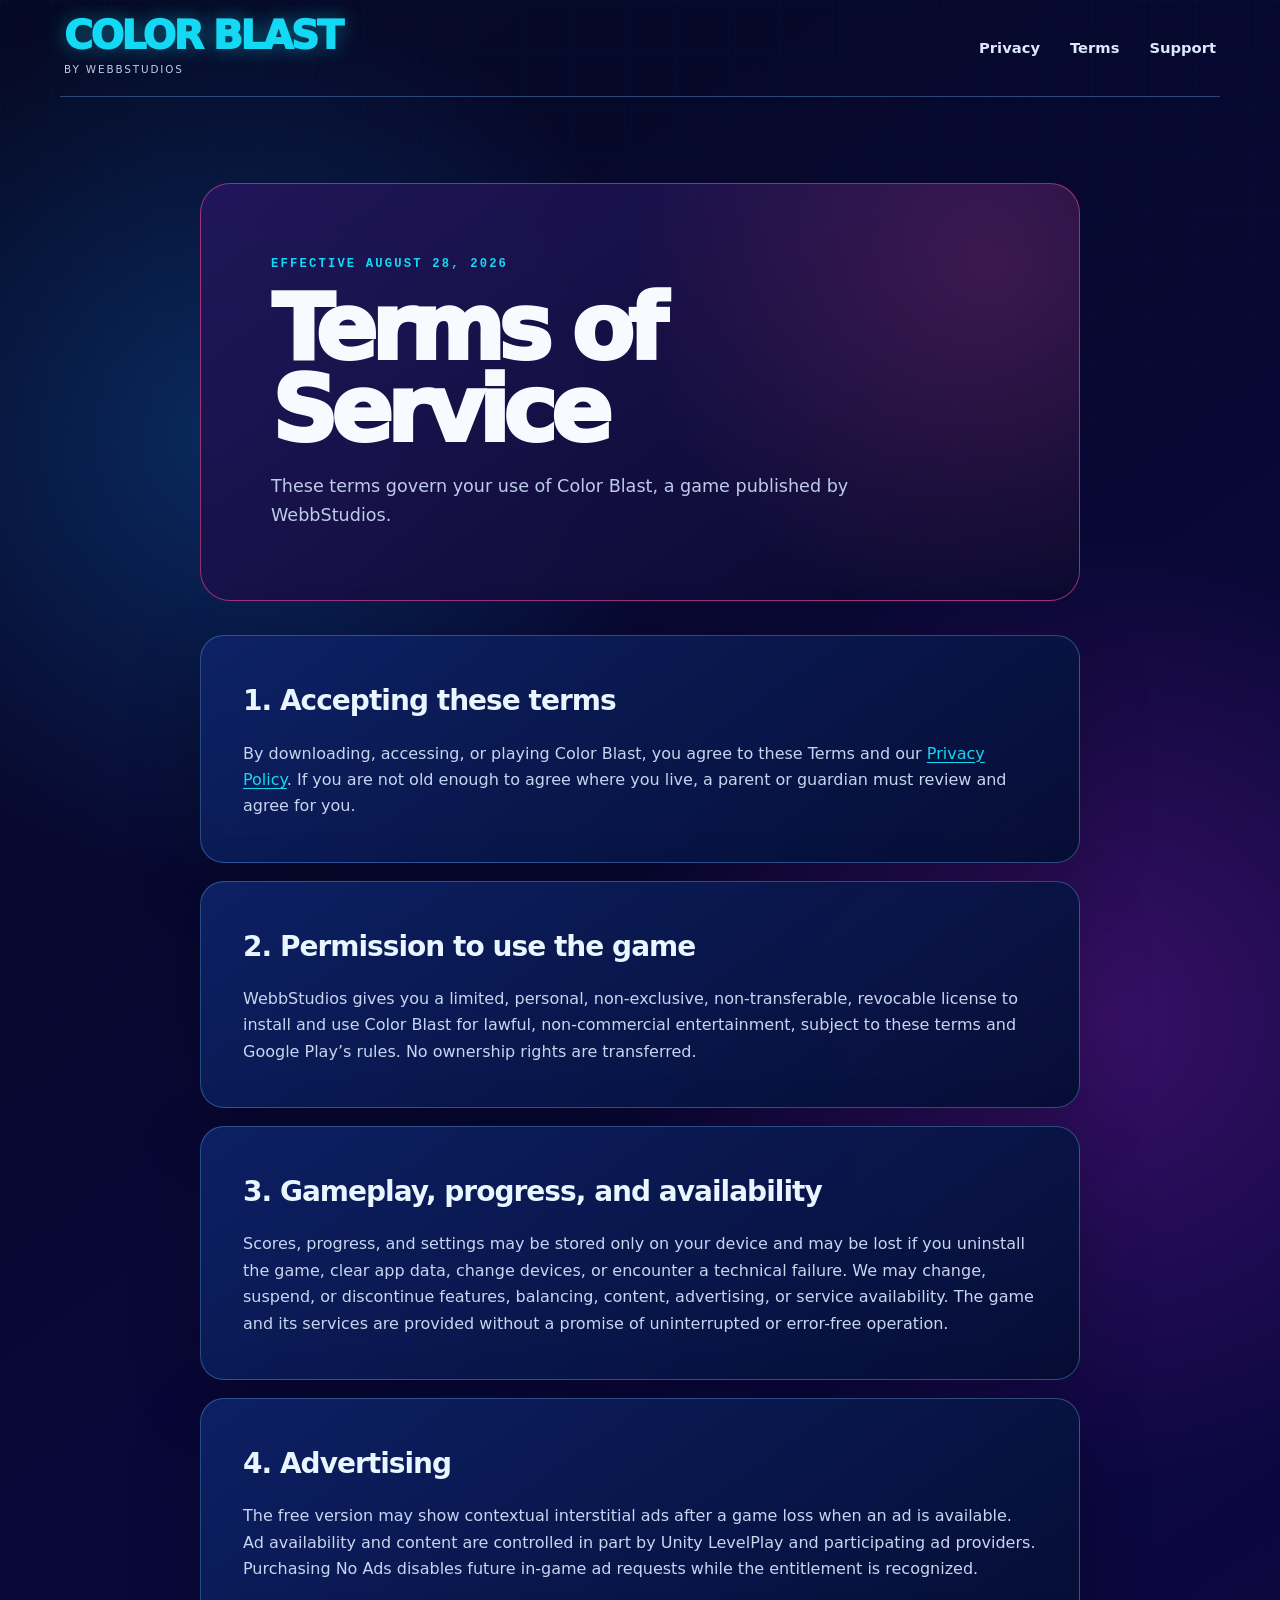
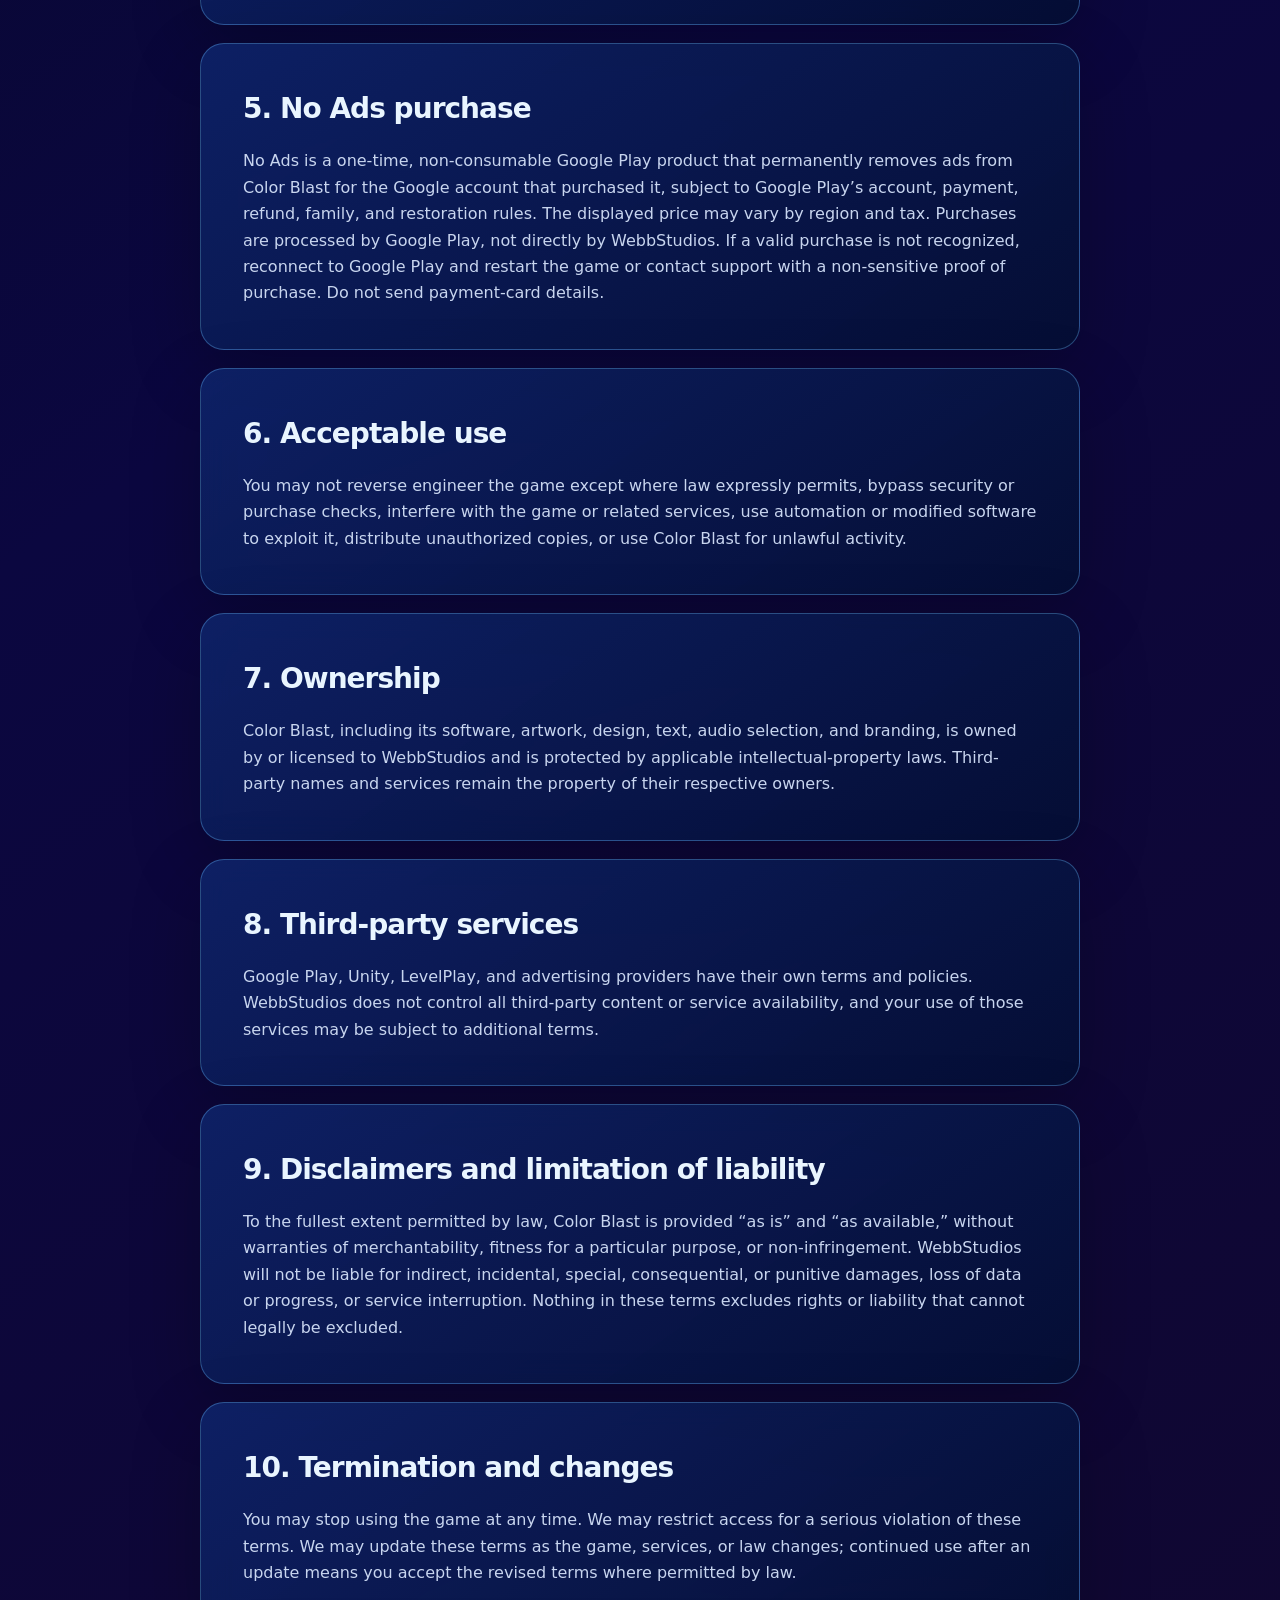
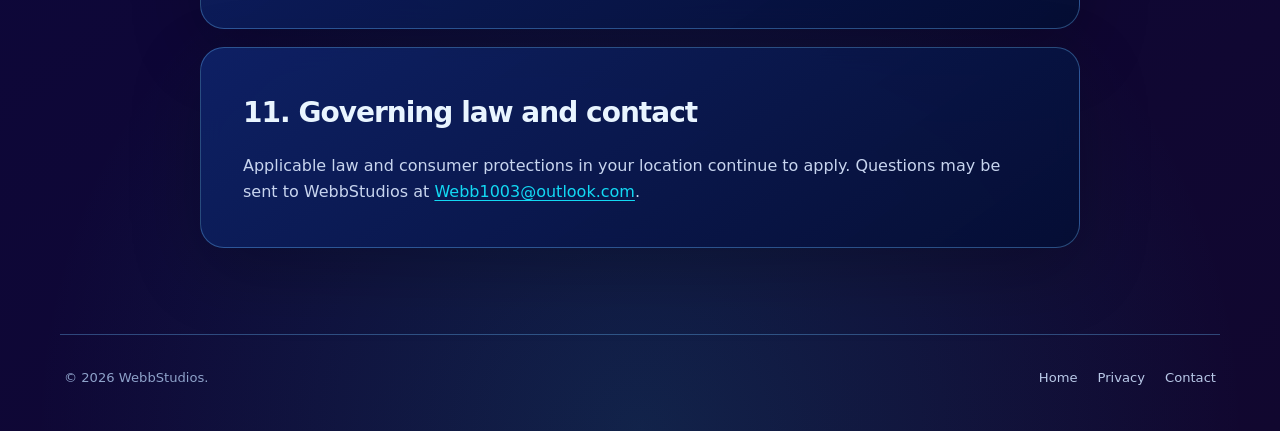
<file: color-blast/terms.html>
<!doctype html>
<html lang="en">
  <head>
    <meta charset="utf-8">
    <meta name="viewport" content="width=device-width, initial-scale=1">
    <title>Terms of Service | Color Blast</title>
    <meta name="description" content="Terms of Service for Color Blast by WebbStudios.">
    <link rel="canonical" href="https://webb1003.github.io/panel-swap-legal/color-blast/terms.html">
    <meta property="og:title" content="Color Blast Terms of Service">
    <meta property="og:description" content="Official game, advertising, and purchase terms for Color Blast.">
    <meta property="og:url" content="https://webb1003.github.io/panel-swap-legal/color-blast/terms.html">
    <meta property="og:type" content="article">
    <link rel="stylesheet" href="../assets/styles.css">
  </head>
  <body>
    <div class="shell">
      <header class="site-header">
        <a class="brand" href="./" aria-label="Color Blast legal home"><strong>COLOR BLAST</strong><small>by WebbStudios</small></a>
        <nav aria-label="Legal navigation"><a href="./privacy.html">Privacy</a><a href="./terms.html">Terms</a><a href="./#support">Support</a></nav>
      </header>

      <main class="document">
        <header class="document-header terms-header">
          <div class="eyebrow">Effective August 28, 2026</div>
          <h1>Terms of Service</h1>
          <p>These terms govern your use of Color Blast, a game published by WebbStudios.</p>
        </header>

        <article class="policy">
          <section>
            <h2>1. Accepting these terms</h2>
            <p>By downloading, accessing, or playing Color Blast, you agree to these Terms and our <a href="./privacy.html">Privacy Policy</a>. If you are not old enough to agree where you live, a parent or guardian must review and agree for you.</p>
          </section>
          <section>
            <h2>2. Permission to use the game</h2>
            <p>WebbStudios gives you a limited, personal, non-exclusive, non-transferable, revocable license to install and use Color Blast for lawful, non-commercial entertainment, subject to these terms and Google Play’s rules. No ownership rights are transferred.</p>
          </section>
          <section>
            <h2>3. Gameplay, progress, and availability</h2>
            <p>Scores, progress, and settings may be stored only on your device and may be lost if you uninstall the game, clear app data, change devices, or encounter a technical failure. We may change, suspend, or discontinue features, balancing, content, advertising, or service availability. The game and its services are provided without a promise of uninterrupted or error-free operation.</p>
          </section>
          <section>
            <h2>4. Advertising</h2>
            <p>The free version may show contextual interstitial ads after a game loss when an ad is available. Ad availability and content are controlled in part by Unity LevelPlay and participating ad providers. Purchasing No Ads disables future in-game ad requests while the entitlement is recognized.</p>
          </section>
          <section>
            <h2>5. No Ads purchase</h2>
            <p>No Ads is a one-time, non-consumable Google Play product that permanently removes ads from Color Blast for the Google account that purchased it, subject to Google Play’s account, payment, refund, family, and restoration rules. The displayed price may vary by region and tax. Purchases are processed by Google Play, not directly by WebbStudios. If a valid purchase is not recognized, reconnect to Google Play and restart the game or contact support with a non-sensitive proof of purchase. Do not send payment-card details.</p>
          </section>
          <section>
            <h2>6. Acceptable use</h2>
            <p>You may not reverse engineer the game except where law expressly permits, bypass security or purchase checks, interfere with the game or related services, use automation or modified software to exploit it, distribute unauthorized copies, or use Color Blast for unlawful activity.</p>
          </section>
          <section>
            <h2>7. Ownership</h2>
            <p>Color Blast, including its software, artwork, design, text, audio selection, and branding, is owned by or licensed to WebbStudios and is protected by applicable intellectual-property laws. Third-party names and services remain the property of their respective owners.</p>
          </section>
          <section>
            <h2>8. Third-party services</h2>
            <p>Google Play, Unity, LevelPlay, and advertising providers have their own terms and policies. WebbStudios does not control all third-party content or service availability, and your use of those services may be subject to additional terms.</p>
          </section>
          <section>
            <h2>9. Disclaimers and limitation of liability</h2>
            <p>To the fullest extent permitted by law, Color Blast is provided “as is” and “as available,” without warranties of merchantability, fitness for a particular purpose, or non-infringement. WebbStudios will not be liable for indirect, incidental, special, consequential, or punitive damages, loss of data or progress, or service interruption. Nothing in these terms excludes rights or liability that cannot legally be excluded.</p>
          </section>
          <section>
            <h2>10. Termination and changes</h2>
            <p>You may stop using the game at any time. We may restrict access for a serious violation of these terms. We may update these terms as the game, services, or law changes; continued use after an update means you accept the revised terms where permitted by law.</p>
          </section>
          <section>
            <h2>11. Governing law and contact</h2>
            <p>Applicable law and consumer protections in your location continue to apply. Questions may be sent to WebbStudios at <a href="mailto:Webb1003@outlook.com">Webb1003@outlook.com</a>.</p>
          </section>
        </article>
      </main>

      <footer><p>© 2026 WebbStudios.</p><div><a href="./">Home</a> <a href="./privacy.html">Privacy</a> <a href="mailto:Webb1003@outlook.com">Contact</a></div></footer>
    </div>
  </body>
</html>
</file>
<file: assets/styles.css>
:root {
  color-scheme: dark;
  --ink: #f7fbff;
  --muted: #bdcbea;
  --cyan: #13d9f4;
  --green: #49e880;
  --yellow: #ffd43d;
  --magenta: #ff4ca3;
  --line: rgba(108, 190, 255, 0.35);
  --panel: linear-gradient(145deg, rgba(14, 35, 105, 0.9), rgba(5, 14, 52, 0.95));
}

* {
  box-sizing: border-box;
}

html {
  scroll-behavior: smooth;
}

body {
  min-height: 100vh;
  margin: 0;
  color: var(--ink);
  background:
    radial-gradient(circle at 18% 12%, rgba(18, 147, 255, 0.24), transparent 28rem),
    radial-gradient(circle at 86% 28%, rgba(218, 44, 255, 0.22), transparent 30rem),
    radial-gradient(circle at 50% 100%, rgba(30, 222, 234, 0.13), transparent 38rem),
    linear-gradient(145deg, #050923 0%, #0b0740 48%, #11072f 100%);
  font-family: Inter, ui-sans-serif, system-ui, -apple-system, BlinkMacSystemFont, "Segoe UI", sans-serif;
  line-height: 1.65;
}

body::before {
  position: fixed;
  inset: 0;
  z-index: -1;
  content: "";
  pointer-events: none;
  opacity: 0.58;
  background-image:
    linear-gradient(rgba(90, 158, 255, 0.05) 1px, transparent 1px),
    linear-gradient(90deg, rgba(90, 158, 255, 0.05) 1px, transparent 1px);
  background-size: 52px 52px;
  mask-image: linear-gradient(to bottom, black, transparent 88%);
}

a {
  color: var(--cyan);
}

a:focus-visible {
  outline: 3px solid var(--yellow);
  outline-offset: 4px;
  border-radius: 6px;
}

.shell {
  width: min(1160px, calc(100% - 32px));
  margin: 0 auto;
}

.site-header {
  display: flex;
  align-items: center;
  justify-content: space-between;
  min-height: 92px;
  padding: 18px 4px;
  border-bottom: 1px solid var(--line);
}

.brand {
  display: flex;
  flex-direction: column;
  color: var(--ink);
  text-decoration: none;
}

.brand strong {
  color: var(--cyan);
  font-size: clamp(1.65rem, 4vw, 2.45rem);
  font-weight: 950;
  line-height: 0.92;
  letter-spacing: -0.06em;
  text-shadow: 0 0 20px rgba(19, 217, 244, 0.42);
}

.brand small {
  margin-top: 7px;
  color: var(--muted);
  font-size: 0.65rem;
  letter-spacing: 0.18em;
  text-transform: uppercase;
}

nav {
  display: flex;
  gap: clamp(14px, 3vw, 30px);
}

nav a {
  color: #dce8ff;
  font-size: 0.92rem;
  font-weight: 750;
  text-decoration: none;
}

nav a:hover {
  color: var(--cyan);
}

main {
  padding: clamp(42px, 8vw, 86px) 0;
}

.hero {
  max-width: 840px;
  margin: 0 auto;
  text-align: center;
}

.eyebrow {
  color: var(--cyan);
  font-family: ui-monospace, SFMono-Regular, Consolas, monospace;
  font-size: 0.76rem;
  font-weight: 800;
  letter-spacing: 0.18em;
  text-transform: uppercase;
}

h1,
h2,
h3,
p {
  margin-top: 0;
}

h1 {
  margin: 14px 0 20px;
  font-size: clamp(3rem, 10vw, 6.8rem);
  font-weight: 950;
  line-height: 0.9;
  letter-spacing: -0.07em;
}

.hero h1 {
  background: linear-gradient(92deg, #fff 12%, #64e9ff 52%, #e07bff 95%);
  background-clip: text;
  color: transparent;
}

.hero-copy {
  max-width: 690px;
  margin: 0 auto;
  color: var(--muted);
  font-size: clamp(1.05rem, 2vw, 1.28rem);
}

.gem-row {
  display: flex;
  justify-content: center;
  gap: 9px;
  margin: 34px 0 52px;
}

.gem {
  width: 24px;
  height: 24px;
  border: 2px solid rgba(255, 255, 255, 0.65);
  border-radius: 7px;
  box-shadow: inset 0 5px 7px rgba(255, 255, 255, 0.35), 0 0 18px currentColor;
  transform: rotate(45deg);
}

.red { color: #ff4b47; background: #ff4b47; }
.blue { color: #238dff; background: #238dff; }
.green { color: #44df69; background: #44df69; }
.yellow { color: #ffd034; background: #ffd034; }
.purple { color: #c447ff; background: #c447ff; }

.card-grid {
  display: grid;
  grid-template-columns: repeat(2, minmax(0, 1fr));
  gap: 24px;
}

.route-card,
.support-panel,
.quick-facts,
.summary-box,
.policy section {
  border: 1px solid var(--line);
  background: var(--panel);
  box-shadow: 0 22px 70px rgba(0, 0, 0, 0.22);
  backdrop-filter: blur(14px);
}

.route-card {
  position: relative;
  min-height: 300px;
  padding: clamp(26px, 5vw, 46px);
  overflow: hidden;
  color: var(--ink);
  border-radius: 28px;
  text-decoration: none;
  transition: transform 180ms ease, border-color 180ms ease, box-shadow 180ms ease;
}

.route-card::after {
  position: absolute;
  right: -65px;
  bottom: -80px;
  width: 220px;
  height: 220px;
  content: "";
  border: 24px solid currentColor;
  border-radius: 48px;
  opacity: 0.08;
  transform: rotate(45deg);
}

.route-card:hover {
  transform: translateY(-5px);
}

.cyan-card:hover {
  border-color: var(--cyan);
  box-shadow: 0 22px 70px rgba(19, 217, 244, 0.18);
}

.magenta-card:hover {
  border-color: var(--magenta);
  box-shadow: 0 22px 70px rgba(255, 76, 163, 0.17);
}

.card-number {
  display: block;
  margin-bottom: 42px;
  color: var(--cyan);
  font-family: ui-monospace, SFMono-Regular, Consolas, monospace;
  font-weight: 800;
}

.magenta-card .card-number {
  color: var(--magenta);
}

.route-card h2,
.support-panel h2,
.quick-facts h2 {
  margin-bottom: 12px;
  font-size: clamp(1.7rem, 4vw, 2.4rem);
  line-height: 1.05;
  letter-spacing: -0.045em;
}

.route-card p,
.support-panel p {
  max-width: 530px;
  color: var(--muted);
}

.card-action {
  position: absolute;
  bottom: 34px;
  color: var(--ink);
  font-weight: 850;
}

.support-panel {
  display: grid;
  grid-template-columns: 1.35fr auto;
  gap: 32px;
  align-items: center;
  margin-top: 24px;
  padding: clamp(28px, 5vw, 48px);
  border-radius: 28px;
}

.support-panel p {
  margin-bottom: 0;
}

.contact-button {
  display: inline-flex;
  align-items: center;
  justify-content: center;
  min-height: 56px;
  padding: 0 24px;
  color: #04152c;
  background: linear-gradient(180deg, #72efff, #11cbe7);
  border: 1px solid #aaf6ff;
  border-radius: 16px;
  box-shadow: 0 8px 0 #087eac, 0 15px 34px rgba(15, 216, 242, 0.24);
  font-weight: 900;
  text-decoration: none;
}

.quick-facts {
  margin-top: 24px;
  padding: clamp(28px, 5vw, 48px);
  border-radius: 28px;
}

.facts {
  display: grid;
  grid-template-columns: repeat(3, 1fr);
  gap: 20px;
}

.facts div {
  display: flex;
  flex-direction: column;
  gap: 5px;
  padding-top: 18px;
  border-top: 2px solid rgba(19, 217, 244, 0.35);
}

.facts strong {
  color: var(--cyan);
  font-family: ui-monospace, SFMono-Regular, Consolas, monospace;
  font-size: 0.72rem;
  letter-spacing: 0.12em;
  text-transform: uppercase;
}

.facts span {
  font-size: 1.05rem;
  font-weight: 750;
}

.document {
  width: min(880px, 100%);
  margin: 0 auto;
}

.document-header {
  margin-bottom: 34px;
  padding: clamp(34px, 7vw, 70px);
  border: 1px solid rgba(19, 217, 244, 0.5);
  border-radius: 30px;
  background:
    radial-gradient(circle at 90% 20%, rgba(19, 217, 244, 0.2), transparent 42%),
    linear-gradient(145deg, rgba(12, 34, 102, 0.92), rgba(6, 12, 48, 0.95));
}

.terms-header {
  border-color: rgba(255, 76, 163, 0.55);
  background:
    radial-gradient(circle at 90% 20%, rgba(255, 76, 163, 0.18), transparent 42%),
    linear-gradient(145deg, rgba(35, 22, 91, 0.92), rgba(9, 9, 45, 0.95));
}

.document-header h1 {
  margin: 14px 0 20px;
  font-size: clamp(2.8rem, 9vw, 5.7rem);
}

.document-header p {
  max-width: 680px;
  margin-bottom: 0;
  color: var(--muted);
  font-size: 1.1rem;
}

.summary-box {
  margin-bottom: 22px;
  padding: clamp(26px, 5vw, 42px);
  border-color: rgba(73, 232, 128, 0.42);
  border-radius: 24px;
}

.summary-box h2 {
  color: var(--green);
}

.summary-box li + li,
.policy li + li {
  margin-top: 8px;
}

.policy {
  display: grid;
  gap: 18px;
}

.policy section {
  padding: clamp(26px, 5vw, 42px);
  border-radius: 24px;
}

.policy h2 {
  margin-bottom: 16px;
  color: #e9f5ff;
  font-size: clamp(1.35rem, 3vw, 1.75rem);
  letter-spacing: -0.035em;
}

.policy h3 {
  margin: 28px 0 8px;
  color: var(--cyan);
  font-size: 1rem;
}

.policy p,
.policy li,
.summary-box li {
  color: #c8d5ef;
}

.policy p:last-child,
.policy ul:last-child {
  margin-bottom: 0;
}

.policy a {
  text-underline-offset: 3px;
}

footer {
  display: flex;
  align-items: center;
  justify-content: space-between;
  gap: 24px;
  padding: 32px 4px 42px;
  color: #8ea2ca;
  border-top: 1px solid var(--line);
  font-size: 0.82rem;
}

footer p {
  margin: 0;
}

footer div {
  display: flex;
  gap: 20px;
}

footer a {
  color: #b9c9e8;
  text-decoration: none;
}

@media (max-width: 720px) {
  .shell {
    width: min(100% - 22px, 1160px);
  }

  .site-header {
    align-items: flex-start;
  }

  nav {
    gap: 12px;
    padding-top: 5px;
  }

  nav a {
    font-size: 0.78rem;
  }

  .card-grid,
  .support-panel,
  .facts {
    grid-template-columns: 1fr;
  }

  .route-card {
    min-height: 280px;
  }

  .contact-button {
    width: 100%;
    overflow-wrap: anywhere;
  }

  footer {
    align-items: flex-start;
    flex-direction: column;
  }
}

@media (max-width: 440px) {
  .site-header {
    gap: 14px;
  }

  .brand small {
    display: none;
  }

  nav {
    gap: 9px;
  }

  nav a {
    font-size: 0.72rem;
  }

  h1 {
    font-size: 3.1rem;
  }
}

@media (prefers-reduced-motion: reduce) {
  html {
    scroll-behavior: auto;
  }

  .route-card,
  .contact-button {
    transition: none;
  }
}
</file>
